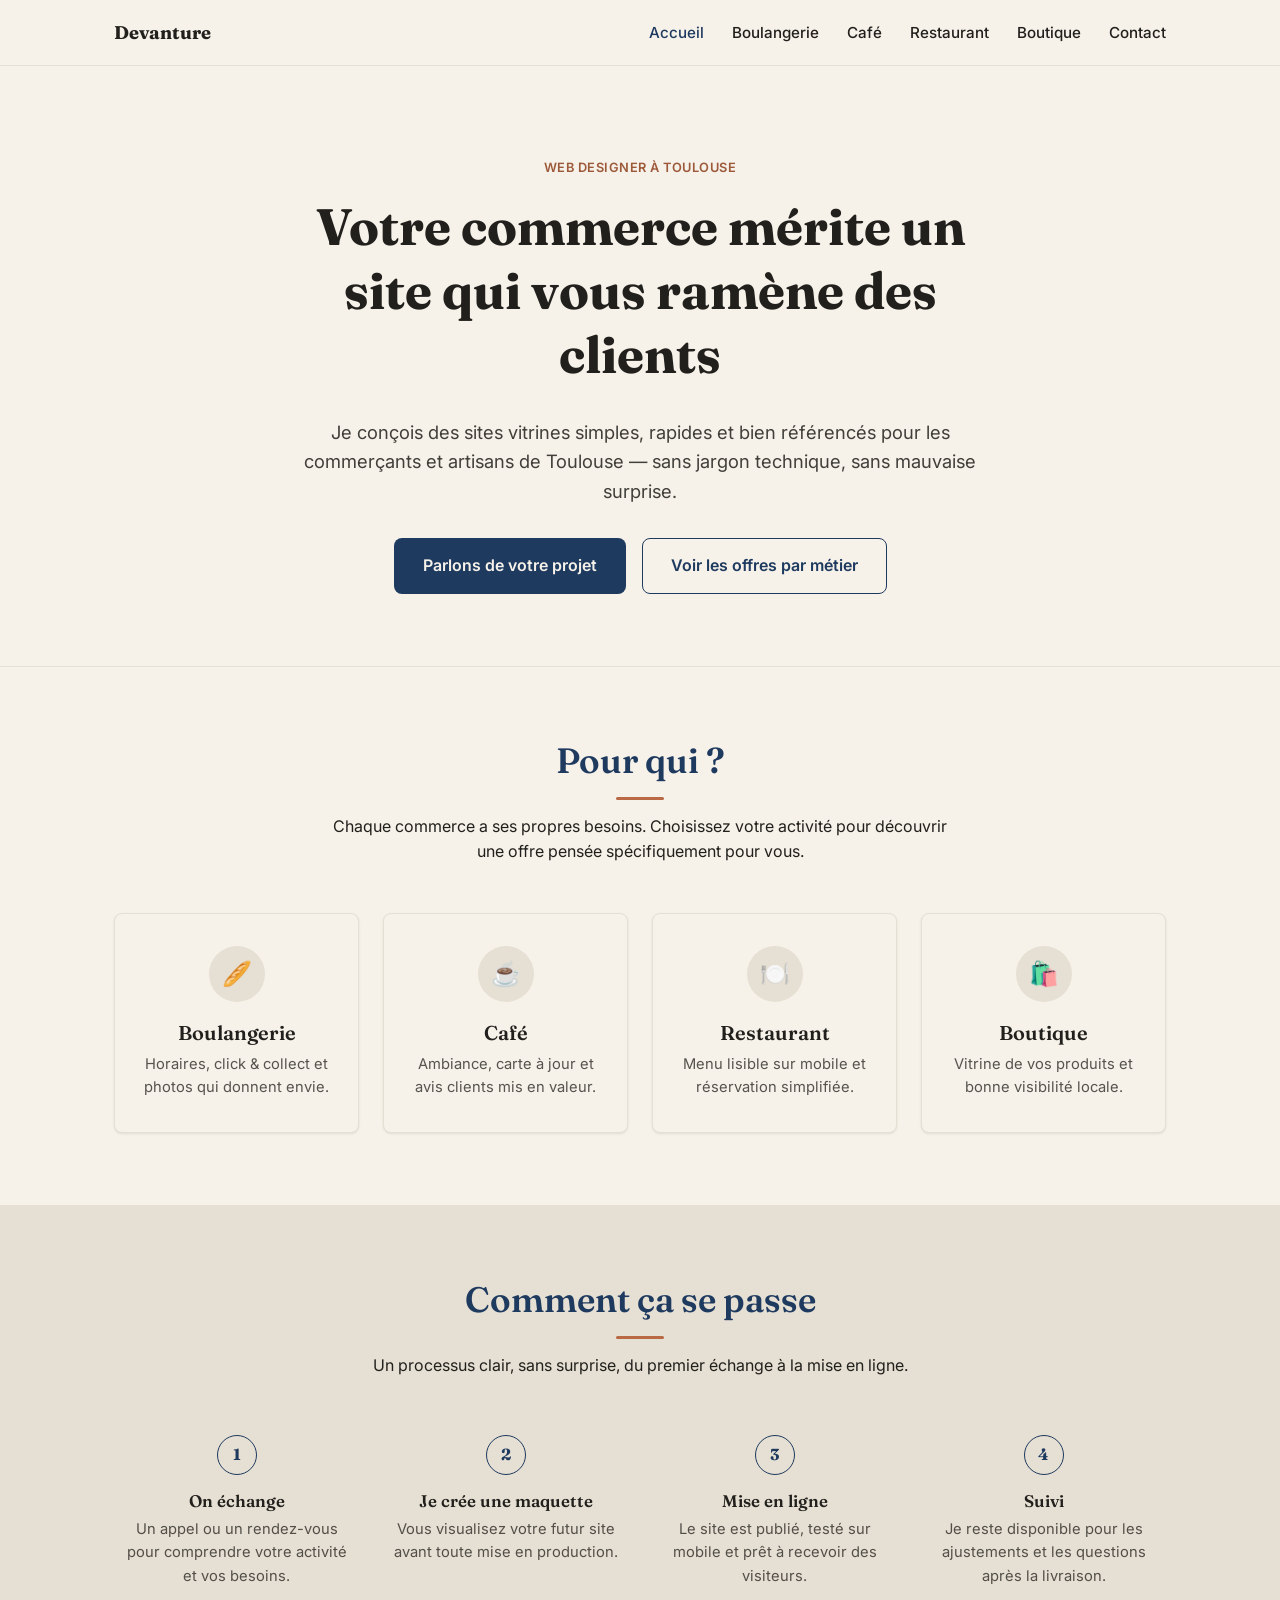
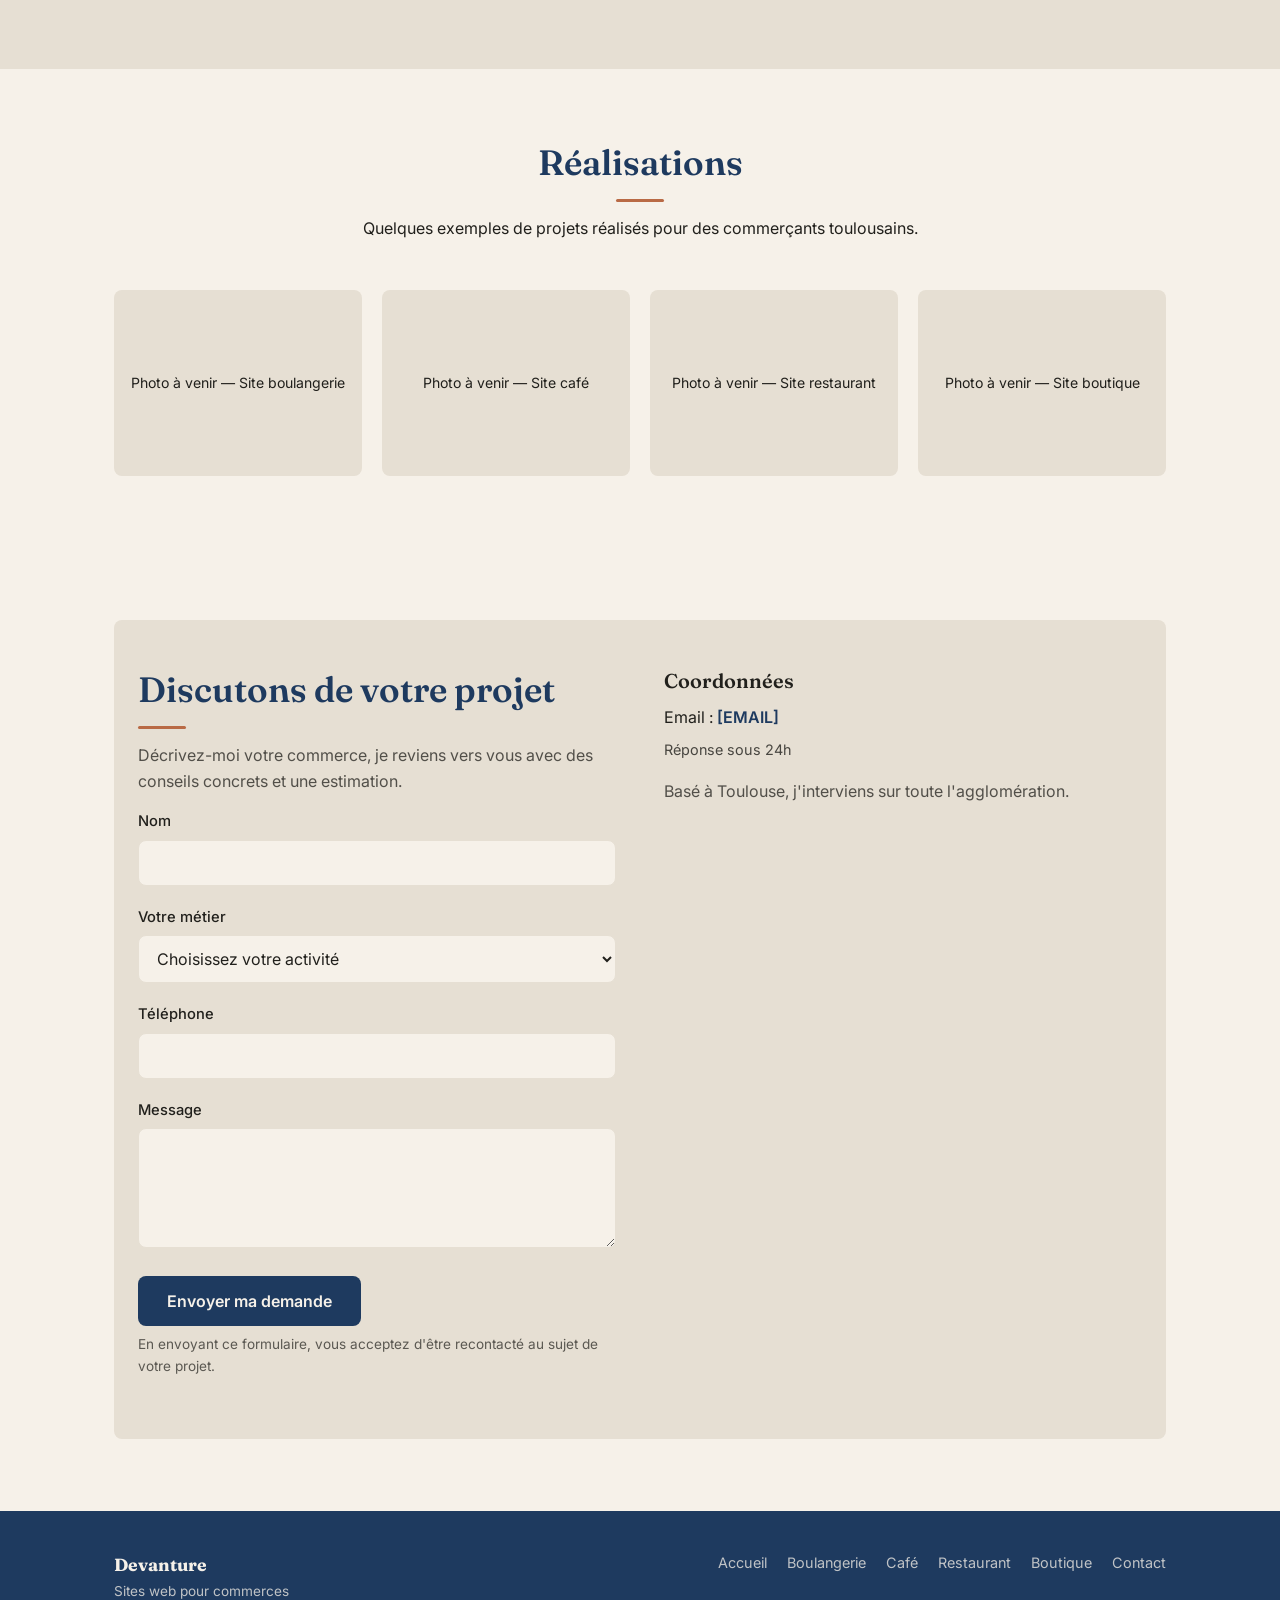
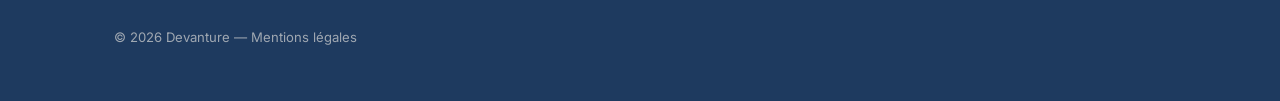
<file: gaspard-derville-portfolio/index.html>
<!DOCTYPE html>
<html lang="fr">
<head>
  <meta charset="UTF-8">
  <meta name="viewport" content="width=device-width, initial-scale=1.0">
  <title>Création de sites web à Toulouse pour commerces de proximité | Devanture — Toulouse</title>
  <meta name="description" content="Web designer indépendant à Toulouse, je crée des sites vitrines pour boulangeries, cafés, restaurants et boutiques qui ramènent de vrais clients.">
  <link rel="canonical" href="https://www.gaspardderville-webdesign.fr/">

  <!-- Open Graph -->
  <meta property="og:type" content="website">
  <meta property="og:title" content="Création de sites web à Toulouse pour commerces de proximité | Devanture — Toulouse">
  <meta property="og:description" content="Web designer indépendant à Toulouse, je crée des sites vitrines pour boulangeries, cafés, restaurants et boutiques qui ramènent de vrais clients.">
  <meta property="og:url" content="https://www.gaspardderville-webdesign.fr/">
  <meta property="og:locale" content="fr_FR">

  <!-- À personnaliser : ajouter un favicon.ico dans ce dossier puis décommenter -->
  <!-- <link rel="icon" href="favicon.ico"> -->

  <!-- Google Fonts : Fraunces (titres) + Inter (texte) -->
  <link rel="preconnect" href="https://fonts.googleapis.com">
  <link rel="preconnect" href="https://fonts.gstatic.com" crossorigin>
  <link href="https://fonts.googleapis.com/css2?family=Fraunces:wght@500;600;700&family=Inter:wght@400;500;600;700&display=swap" rel="stylesheet">

  <link rel="stylesheet" href="styles.css">

  <!-- Données structurées : à personnaliser (nom, téléphone, email, réseaux sociaux) -->
  <script type="application/ld+json">
  {
    "@context": "https://schema.org",
    "@type": "ProfessionalService",
    "name": "Devanture",
    "description": "Création de sites web sur mesure pour commerces de proximité à Toulouse : boulangeries, cafés, restaurants et boutiques.",
    "areaServed": {
      "@type": "City",
      "name": "Toulouse"
    },
    "address": {
      "@type": "PostalAddress",
      "addressLocality": "Toulouse",
      "addressCountry": "FR"
    },
    "url": "https://www.gaspardderville-webdesign.fr/",
    "priceRange": "€€"
  }
  </script>
</head>
<body>

  <header class="site-header">
    <nav class="nav">
      <a href="index.html" class="nav-logo">Devanture</a>
      <button class="nav-toggle" aria-label="Ouvrir le menu" aria-expanded="false">
        <span class="nav-toggle-bar"></span>
        <span class="nav-toggle-bar"></span>
        <span class="nav-toggle-bar"></span>
      </button>
      <ul class="nav-links">
        <li><a href="index.html" class="is-active">Accueil</a></li>
        <li><a href="site-web-boulangerie-toulouse.html">Boulangerie</a></li>
        <li><a href="site-web-cafe-toulouse.html">Café</a></li>
        <li><a href="site-web-restaurant-toulouse.html">Restaurant</a></li>
        <li><a href="site-web-boutique-toulouse.html">Boutique</a></li>
        <li><a href="#contact">Contact</a></li>
      </ul>
    </nav>
  </header>

  <main>

    <!-- Hero -->
    <section class="hero">
      <div class="container">
        <span class="hero-eyebrow">Web designer à Toulouse</span>
        <h1>Votre commerce mérite un site qui vous ramène des clients</h1>
        <p class="hero-subtitle">Je conçois des sites vitrines simples, rapides et bien référencés pour les commerçants et artisans de Toulouse — sans jargon technique, sans mauvaise surprise.</p>
        <div class="hero-actions">
          <a href="#contact" class="btn btn-primary">Parlons de votre projet</a>
          <a href="#pour-qui" class="btn btn-secondary">Voir les offres par métier</a>
        </div>
      </div>
    </section>

    <!-- Pour qui ? -->
    <section id="pour-qui">
      <div class="container">
        <h2 class="section-title fade-in">Pour qui ?</h2>
        <p class="section-intro fade-in">Chaque commerce a ses propres besoins. Choisissez votre activité pour découvrir une offre pensée spécifiquement pour vous.</p>

        <div class="card-grid">
          <a href="site-web-boulangerie-toulouse.html" class="metier-card fade-in">
            <span class="metier-card-icon" aria-hidden="true">🥖</span>
            <h3>Boulangerie</h3>
            <p>Horaires, click &amp; collect et photos qui donnent envie.</p>
          </a>
          <a href="site-web-cafe-toulouse.html" class="metier-card fade-in">
            <span class="metier-card-icon" aria-hidden="true">☕</span>
            <h3>Café</h3>
            <p>Ambiance, carte à jour et avis clients mis en valeur.</p>
          </a>
          <a href="site-web-restaurant-toulouse.html" class="metier-card fade-in">
            <span class="metier-card-icon" aria-hidden="true">🍽️</span>
            <h3>Restaurant</h3>
            <p>Menu lisible sur mobile et réservation simplifiée.</p>
          </a>
          <a href="site-web-boutique-toulouse.html" class="metier-card fade-in">
            <span class="metier-card-icon" aria-hidden="true">🛍️</span>
            <h3>Boutique</h3>
            <p>Vitrine de vos produits et bonne visibilité locale.</p>
          </a>
        </div>
      </div>
    </section>

    <!-- Comment ça se passe -->
    <section class="section-alt">
      <div class="container">
        <h2 class="section-title fade-in">Comment ça se passe</h2>
        <p class="section-intro fade-in">Un processus clair, sans surprise, du premier échange à la mise en ligne.</p>

        <div class="steps">
          <div class="step fade-in">
            <span class="step-number">1</span>
            <h3>On échange</h3>
            <p>Un appel ou un rendez-vous pour comprendre votre activité et vos besoins.</p>
          </div>
          <div class="step fade-in">
            <span class="step-number">2</span>
            <h3>Je crée une maquette</h3>
            <p>Vous visualisez votre futur site avant toute mise en production.</p>
          </div>
          <div class="step fade-in">
            <span class="step-number">3</span>
            <h3>Mise en ligne</h3>
            <p>Le site est publié, testé sur mobile et prêt à recevoir des visiteurs.</p>
          </div>
          <div class="step fade-in">
            <span class="step-number">4</span>
            <h3>Suivi</h3>
            <p>Je reste disponible pour les ajustements et les questions après la livraison.</p>
          </div>
        </div>
      </div>
    </section>

    <!-- Réalisations -->
    <section>
      <div class="container">
        <h2 class="section-title fade-in">Réalisations</h2>
        <p class="section-intro fade-in">Quelques exemples de projets réalisés pour des commerçants toulousains.</p>

        <div class="gallery-grid">
          <div class="placeholder-img fade-in">Photo à venir — Site boulangerie</div>
          <div class="placeholder-img fade-in">Photo à venir — Site café</div>
          <div class="placeholder-img fade-in">Photo à venir — Site restaurant</div>
          <div class="placeholder-img fade-in">Photo à venir — Site boutique</div>
        </div>
      </div>
    </section>

    <!-- Contact -->
    <section id="contact">
      <div class="container">
        <div class="contact-section">
          <div class="container">
            <div class="contact-grid" style="padding: 48px 0;">
              <div>
                <h2 class="section-title" style="text-align:left;">Discutons de votre projet</h2>
                <p class="muted">Décrivez-moi votre commerce, je reviens vers vous avec des conseils concrets et une estimation.</p>

                <!--
                  Formulaire sans backend pour l'instant.
                  Pour le rendre fonctionnel : créer un formulaire sur https://formspree.io
                  puis remplacer l'attribut action par l'URL fournie, ex :
                  action="https://formspree.io/f/VOTRE_ID" method="POST"
                -->
                <form action="" method="POST">
                  <div class="form-group">
                    <label for="nom">Nom</label>
                    <input type="text" id="nom" name="nom" required>
                  </div>
                  <div class="form-group">
                    <label for="metier">Votre métier</label>
                    <select id="metier" name="metier" required>
                      <option value="">Choisissez votre activité</option>
                      <option value="boulangerie">Boulangerie</option>
                      <option value="cafe">Café</option>
                      <option value="restaurant">Restaurant</option>
                      <option value="boutique">Boutique</option>
                      <option value="autre">Autre</option>
                    </select>
                  </div>
                  <div class="form-group">
                    <label for="telephone">Téléphone</label>
                    <input type="tel" id="telephone" name="telephone">
                  </div>
                  <div class="form-group">
                    <label for="message">Message</label>
                    <textarea id="message" name="message" required></textarea>
                  </div>
                  <button type="submit" class="btn btn-primary">Envoyer ma demande</button>
                  <p class="form-note">En envoyant ce formulaire, vous acceptez d'être recontacté au sujet de votre projet.</p>
                </form>
              </div>

              <div class="contact-info">
                <h3>Coordonnées</h3>
                <p>
                  Email : <a href="mailto:[EMAIL]">[EMAIL]</a><br>
                  <span class="contact-reply-note">Réponse sous 24h</span>
                </p>
                <p class="muted">Basé à Toulouse, j'interviens sur toute l'agglomération.</p>
              </div>
            </div>
          </div>
        </div>
      </div>
    </section>

  </main>

  <footer class="site-footer">
    <div class="container">
      <div class="footer-grid">
        <div>
          <span class="footer-brand">Devanture</span>
          <span class="footer-tagline">Sites web pour commerces</span>
        </div>
        <ul class="footer-links">
          <li><a href="index.html">Accueil</a></li>
          <li><a href="site-web-boulangerie-toulouse.html">Boulangerie</a></li>
          <li><a href="site-web-cafe-toulouse.html">Café</a></li>
          <li><a href="site-web-restaurant-toulouse.html">Restaurant</a></li>
          <li><a href="site-web-boutique-toulouse.html">Boutique</a></li>
          <li><a href="#contact">Contact</a></li>
        </ul>
      </div>
      <p class="footer-bottom">© <span id="current-year"></span> Devanture — <a href="[MENTIONS LEGALES]">Mentions légales</a></p>
    </div>
  </footer>

  <script src="script.js"></script>
</body>
</html>
</file>
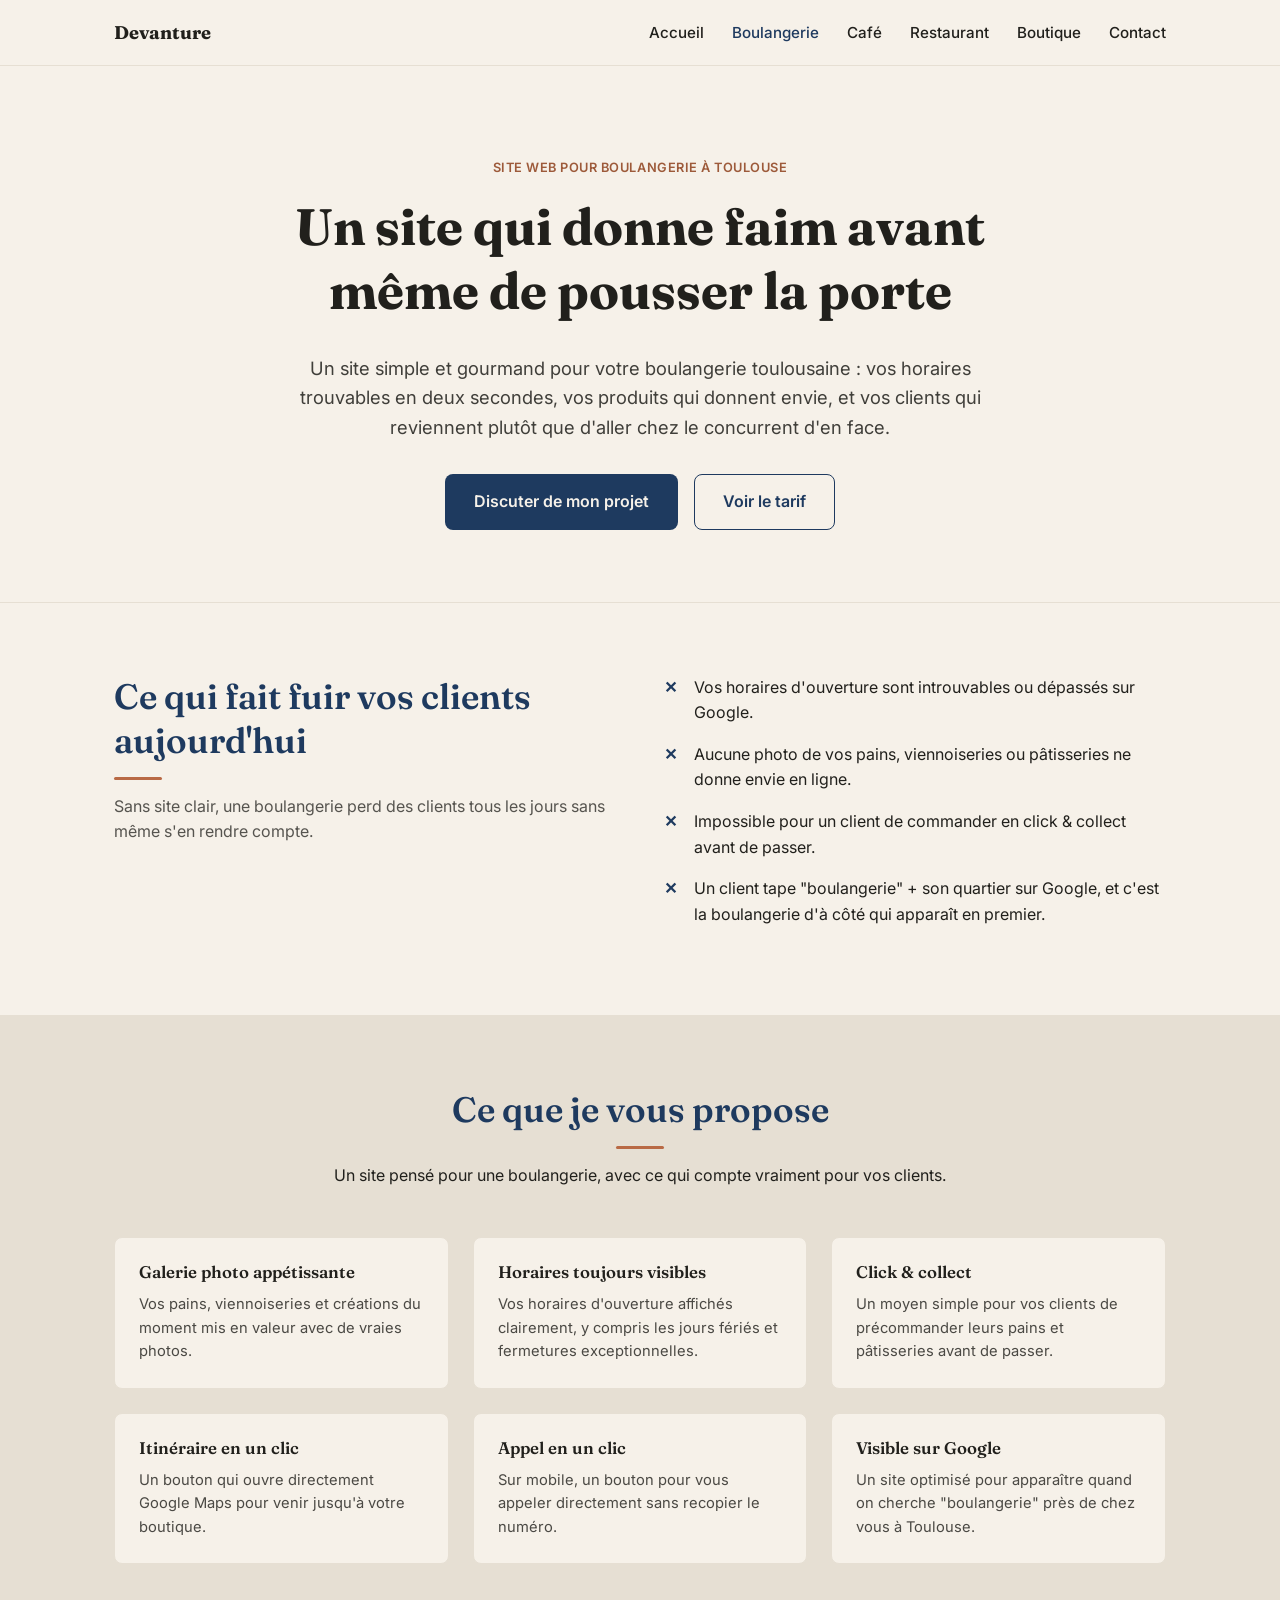
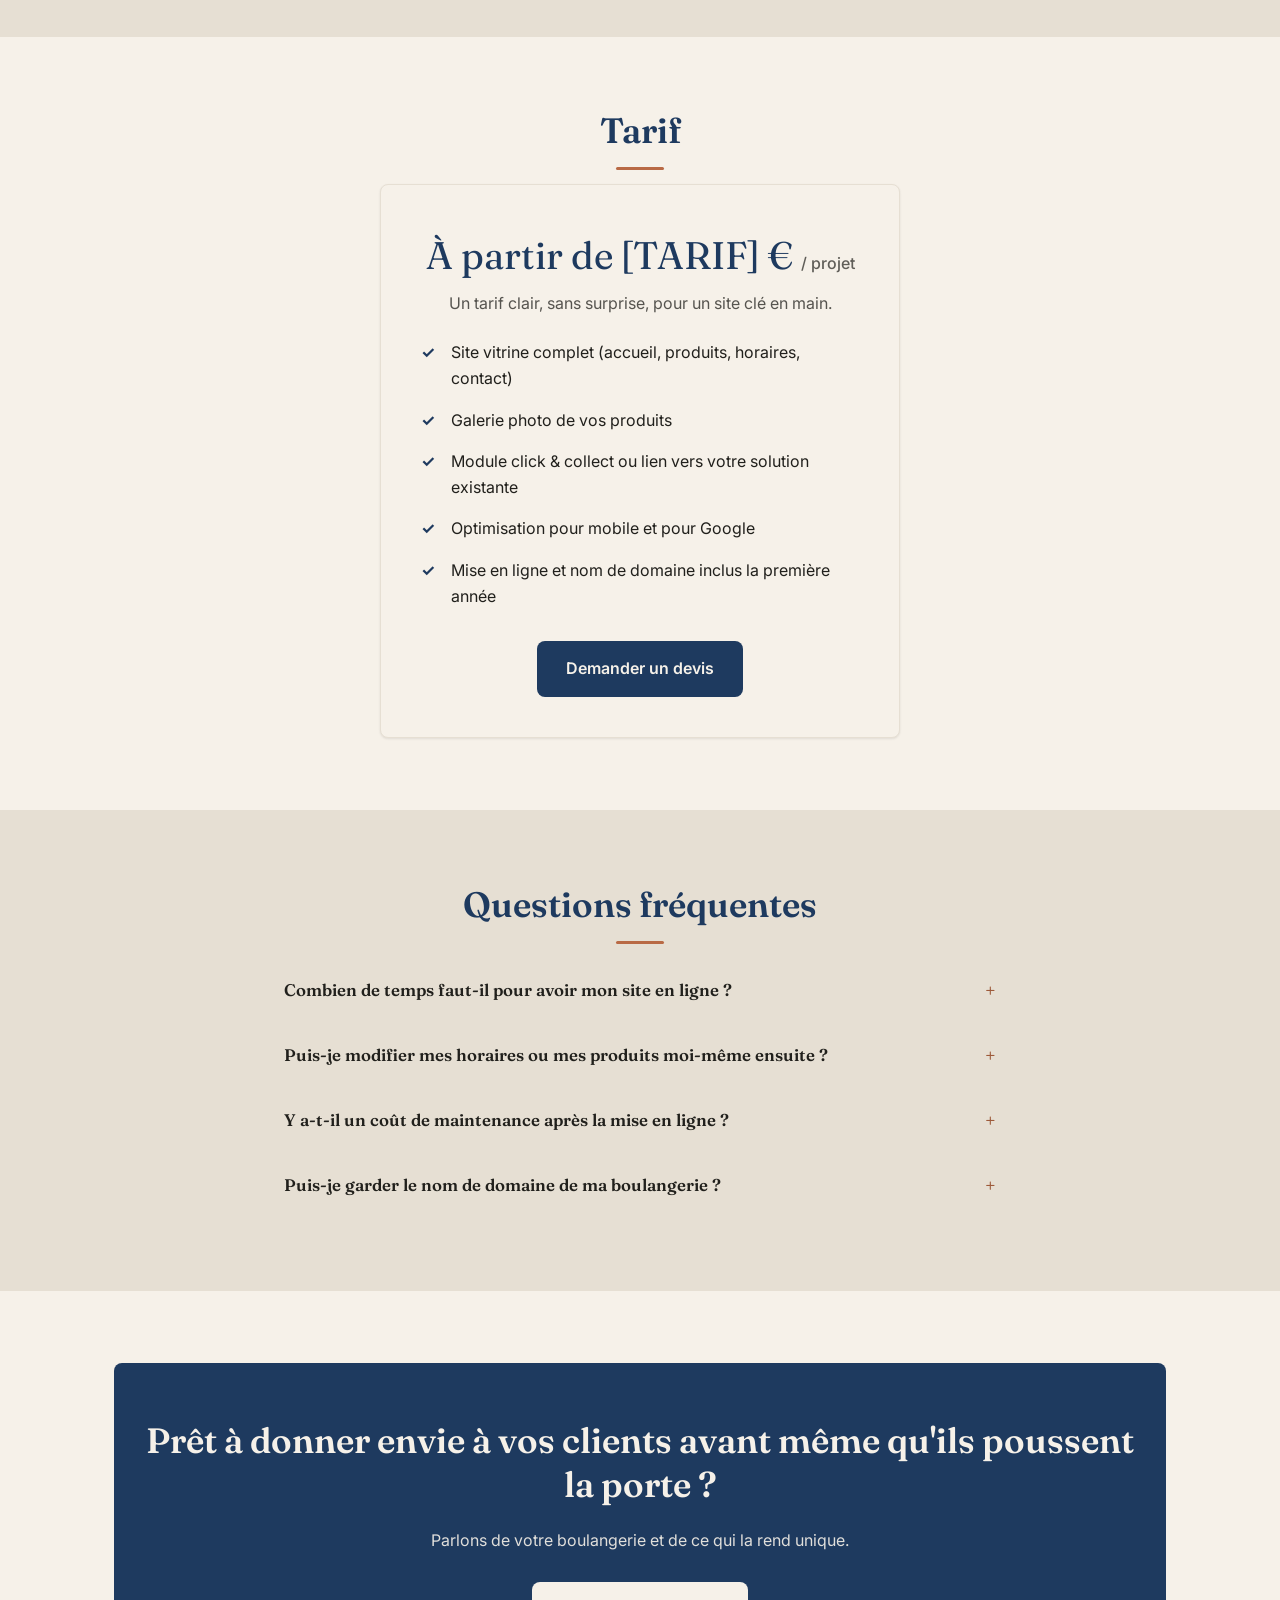
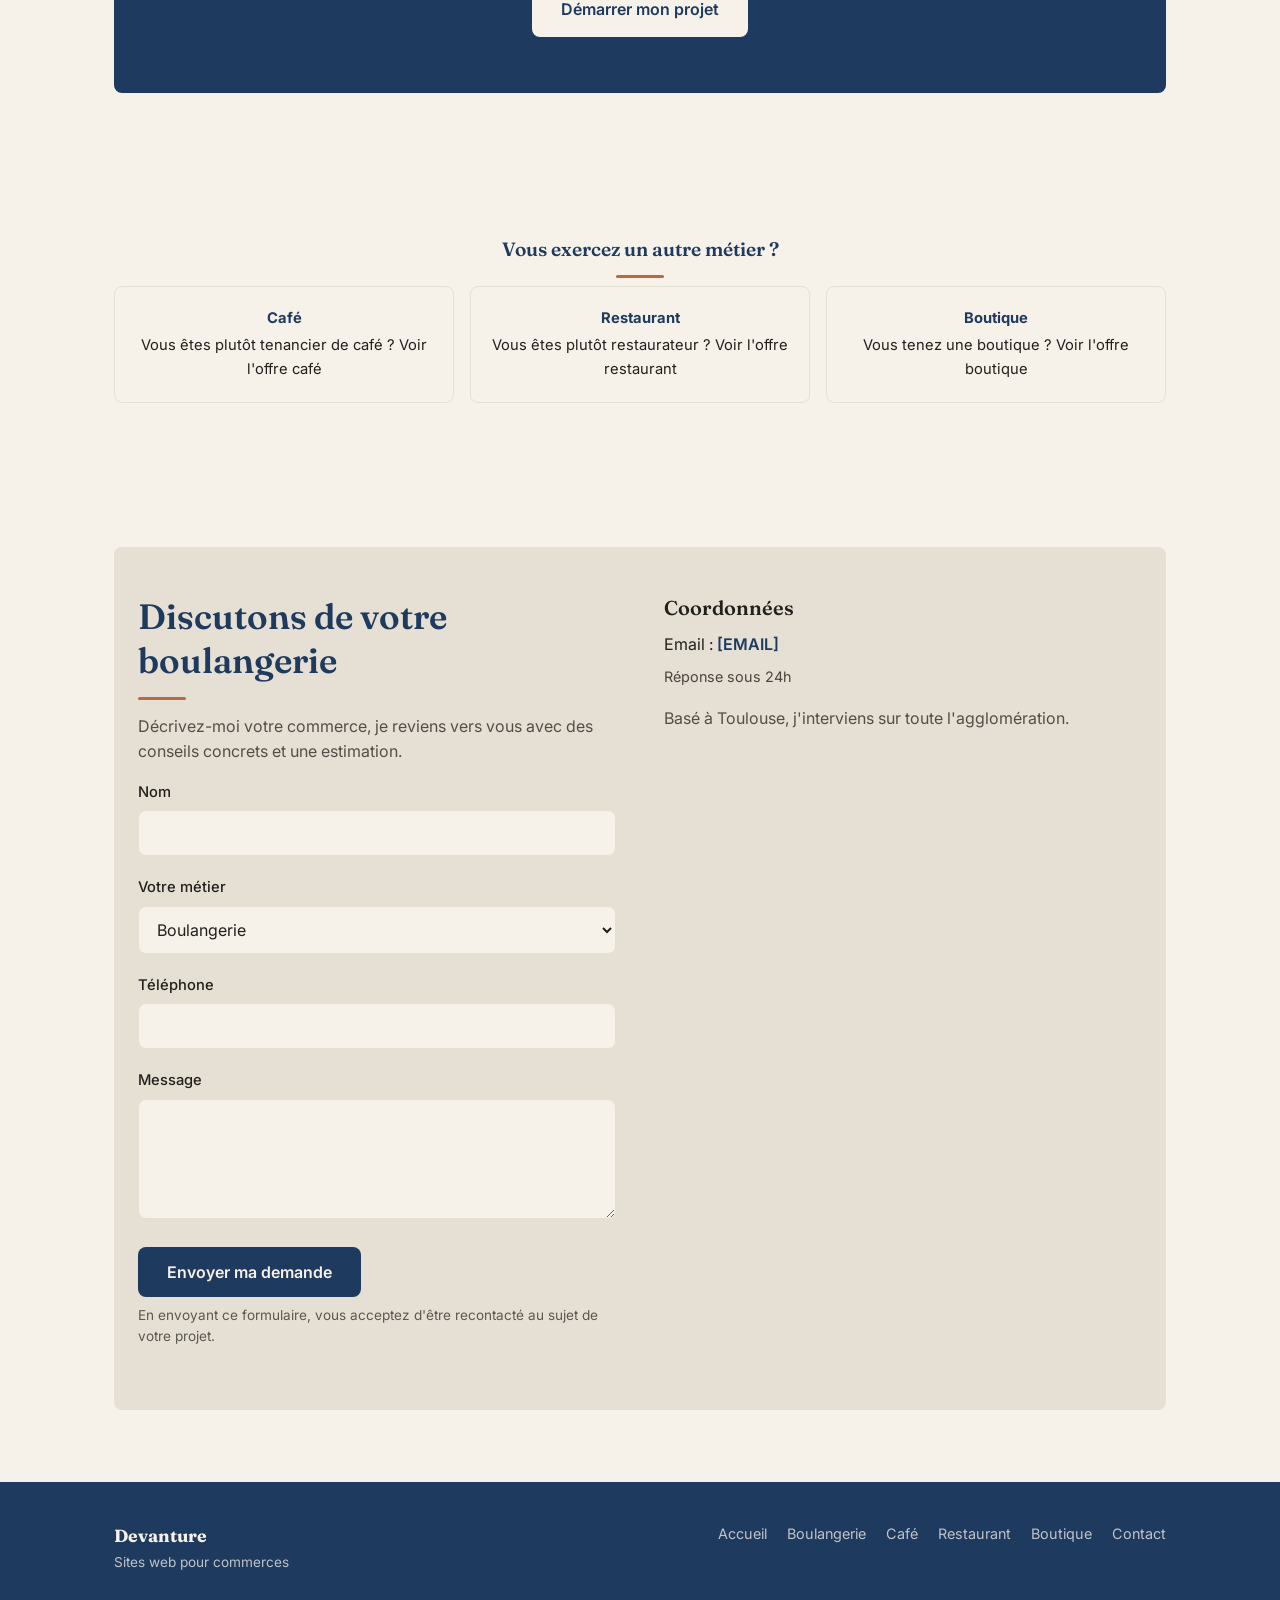
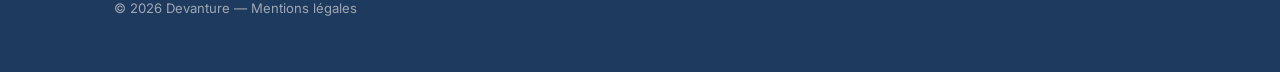
<file: gaspard-derville-portfolio/site-web-boulangerie-toulouse.html>
<!DOCTYPE html>
<html lang="fr">
<head>
  <meta charset="UTF-8">
  <meta name="viewport" content="width=device-width, initial-scale=1.0">
  <title>Création site web boulangerie à Toulouse | Devanture — Toulouse</title>
  <meta name="description" content="Site vitrine pour boulangerie à Toulouse : horaires visibles, click & collect, photos qui donnent faim. Web designer local, tarifs clairs.">
  <link rel="canonical" href="https://www.gaspardderville-webdesign.fr/site-web-boulangerie-toulouse.html">

  <meta property="og:type" content="website">
  <meta property="og:title" content="Création site web boulangerie à Toulouse | Devanture — Toulouse">
  <meta property="og:description" content="Site vitrine pour boulangerie à Toulouse : horaires visibles, click & collect, photos qui donnent faim.">
  <meta property="og:url" content="https://www.gaspardderville-webdesign.fr/site-web-boulangerie-toulouse.html">
  <meta property="og:locale" content="fr_FR">

  <!-- À personnaliser : ajouter un favicon.ico dans ce dossier puis décommenter -->
  <!-- <link rel="icon" href="favicon.ico"> -->

  <link rel="preconnect" href="https://fonts.googleapis.com">
  <link rel="preconnect" href="https://fonts.gstatic.com" crossorigin>
  <link href="https://fonts.googleapis.com/css2?family=Fraunces:wght@500;600;700&family=Inter:wght@400;500;600;700&display=swap" rel="stylesheet">

  <link rel="stylesheet" href="styles.css">

  <!-- Données structurées : à personnaliser (téléphone, email, réseaux sociaux) -->
  <script type="application/ld+json">
  {
    "@context": "https://schema.org",
    "@type": "ProfessionalService",
    "name": "Devanture",
    "description": "Création de sites web pour boulangeries à Toulouse : mise en valeur des produits, horaires, click & collect.",
    "serviceType": "Création de site web pour boulangerie",
    "areaServed": {
      "@type": "City",
      "name": "Toulouse"
    },
    "address": {
      "@type": "PostalAddress",
      "addressLocality": "Toulouse",
      "addressCountry": "FR"
    },
    "url": "https://www.gaspardderville-webdesign.fr/site-web-boulangerie-toulouse.html",
    "priceRange": "€€"
  }
  </script>
</head>
<body>

  <header class="site-header">
    <nav class="nav">
      <a href="index.html" class="nav-logo">Devanture</a>
      <button class="nav-toggle" aria-label="Ouvrir le menu" aria-expanded="false">
        <span class="nav-toggle-bar"></span>
        <span class="nav-toggle-bar"></span>
        <span class="nav-toggle-bar"></span>
      </button>
      <ul class="nav-links">
        <li><a href="index.html">Accueil</a></li>
        <li><a href="site-web-boulangerie-toulouse.html" class="is-active">Boulangerie</a></li>
        <li><a href="site-web-cafe-toulouse.html">Café</a></li>
        <li><a href="site-web-restaurant-toulouse.html">Restaurant</a></li>
        <li><a href="site-web-boutique-toulouse.html">Boutique</a></li>
        <li><a href="#contact">Contact</a></li>
      </ul>
    </nav>
  </header>

  <main>

    <!-- Hero -->
    <section class="hero">
      <div class="container">
        <span class="hero-eyebrow">Site web pour boulangerie à Toulouse</span>
        <h1>Un site qui donne faim avant même de pousser la porte</h1>
        <p class="hero-subtitle">Un site simple et gourmand pour votre boulangerie toulousaine : vos horaires trouvables en deux secondes, vos produits qui donnent envie, et vos clients qui reviennent plutôt que d'aller chez le concurrent d'en face.</p>
        <div class="hero-actions">
          <a href="#contact" class="btn btn-primary">Discuter de mon projet</a>
          <a href="#tarif" class="btn btn-secondary">Voir le tarif</a>
        </div>
      </div>
    </section>

    <!-- Problèmes -->
    <section>
      <div class="container">
        <div class="two-col">
          <div class="fade-in">
            <h2 class="section-title" style="text-align:left;">Ce qui fait fuir vos clients aujourd'hui</h2>
            <p class="muted">Sans site clair, une boulangerie perd des clients tous les jours sans même s'en rendre compte.</p>
          </div>
          <ul class="problem-list fade-in">
            <li>Vos horaires d'ouverture sont introuvables ou dépassés sur Google.</li>
            <li>Aucune photo de vos pains, viennoiseries ou pâtisseries ne donne envie en ligne.</li>
            <li>Impossible pour un client de commander en click &amp; collect avant de passer.</li>
            <li>Un client tape "boulangerie" + son quartier sur Google, et c'est la boulangerie d'à côté qui apparaît en premier.</li>
          </ul>
        </div>
      </div>
    </section>

    <!-- Ce que je propose -->
    <section class="section-alt">
      <div class="container">
        <h2 class="section-title fade-in">Ce que je vous propose</h2>
        <p class="section-intro fade-in">Un site pensé pour une boulangerie, avec ce qui compte vraiment pour vos clients.</p>

        <div class="feature-grid">
          <div class="feature-card fade-in">
            <h3>Galerie photo appétissante</h3>
            <p>Vos pains, viennoiseries et créations du moment mis en valeur avec de vraies photos.</p>
          </div>
          <div class="feature-card fade-in">
            <h3>Horaires toujours visibles</h3>
            <p>Vos horaires d'ouverture affichés clairement, y compris les jours fériés et fermetures exceptionnelles.</p>
          </div>
          <div class="feature-card fade-in">
            <h3>Click &amp; collect</h3>
            <p>Un moyen simple pour vos clients de précommander leurs pains et pâtisseries avant de passer.</p>
          </div>
          <div class="feature-card fade-in">
            <h3>Itinéraire en un clic</h3>
            <p>Un bouton qui ouvre directement Google Maps pour venir jusqu'à votre boutique.</p>
          </div>
          <div class="feature-card fade-in">
            <h3>Appel en un clic</h3>
            <p>Sur mobile, un bouton pour vous appeler directement sans recopier le numéro.</p>
          </div>
          <div class="feature-card fade-in">
            <h3>Visible sur Google</h3>
            <p>Un site optimisé pour apparaître quand on cherche "boulangerie" près de chez vous à Toulouse.</p>
          </div>
        </div>
      </div>
    </section>

    <!-- Tarif -->
    <section id="tarif">
      <div class="container">
        <h2 class="section-title fade-in">Tarif</h2>
        <div class="pricing-card fade-in">
          <p class="pricing-amount">À partir de [TARIF] € <span>/ projet</span></p>
          <p class="muted">Un tarif clair, sans surprise, pour un site clé en main.</p>
          <ul class="check-list">
            <li>Site vitrine complet (accueil, produits, horaires, contact)</li>
            <li>Galerie photo de vos produits</li>
            <li>Module click &amp; collect ou lien vers votre solution existante</li>
            <li>Optimisation pour mobile et pour Google</li>
            <li>Mise en ligne et nom de domaine inclus la première année</li>
          </ul>
          <a href="#contact" class="btn btn-primary">Demander un devis</a>
        </div>
      </div>
    </section>

    <!-- FAQ -->
    <section class="section-alt">
      <div class="container" style="max-width: 760px;">
        <h2 class="section-title fade-in">Questions fréquentes</h2>

        <div class="faq-list fade-in">
          <div class="faq-item">
            <button class="faq-question" aria-expanded="false">
              <span>Combien de temps faut-il pour avoir mon site en ligne ?</span>
              <span class="faq-icon">+</span>
            </button>
            <div class="faq-answer">
              <p>Comptez en général deux à trois semaines entre notre premier échange et la mise en ligne, selon la disponibilité de vos photos et textes.</p>
            </div>
          </div>
          <div class="faq-item">
            <button class="faq-question" aria-expanded="false">
              <span>Puis-je modifier mes horaires ou mes produits moi-même ensuite ?</span>
              <span class="faq-icon">+</span>
            </button>
            <div class="faq-answer">
              <p>Oui, je vous montre comment faire les petites modifications vous-même, et je reste disponible pour les changements plus importants.</p>
            </div>
          </div>
          <div class="faq-item">
            <button class="faq-question" aria-expanded="false">
              <span>Y a-t-il un coût de maintenance après la mise en ligne ?</span>
              <span class="faq-icon">+</span>
            </button>
            <div class="faq-answer">
              <p>Le nom de domaine et l'hébergement sont inclus la première année. Ensuite, un forfait annuel simple couvre leur renouvellement.</p>
            </div>
          </div>
          <div class="faq-item">
            <button class="faq-question" aria-expanded="false">
              <span>Puis-je garder le nom de domaine de ma boulangerie ?</span>
              <span class="faq-icon">+</span>
            </button>
            <div class="faq-answer">
              <p>Le nom de domaine est enregistré à votre nom : vous en restez propriétaire, quoi qu'il arrive.</p>
            </div>
          </div>
        </div>
      </div>
    </section>

    <!-- CTA final -->
    <section>
      <div class="container">
        <div class="cta-band fade-in">
          <h2>Prêt à donner envie à vos clients avant même qu'ils poussent la porte ?</h2>
          <p>Parlons de votre boulangerie et de ce qui la rend unique.</p>
          <a href="#contact" class="btn btn-primary">Démarrer mon projet</a>
        </div>
      </div>
    </section>

    <!-- Maillage interne -->
    <section>
      <div class="container">
        <h2 class="section-title fade-in" style="font-size:1.2rem;">Vous exercez un autre métier ?</h2>
        <div class="cross-links fade-in">
          <a href="site-web-cafe-toulouse.html" class="cross-link-card">
            <strong>Café</strong>
            Vous êtes plutôt tenancier de café ? Voir l'offre café
          </a>
          <a href="site-web-restaurant-toulouse.html" class="cross-link-card">
            <strong>Restaurant</strong>
            Vous êtes plutôt restaurateur ? Voir l'offre restaurant
          </a>
          <a href="site-web-boutique-toulouse.html" class="cross-link-card">
            <strong>Boutique</strong>
            Vous tenez une boutique ? Voir l'offre boutique
          </a>
        </div>
      </div>
    </section>

    <!-- Contact -->
    <section id="contact">
      <div class="container">
        <div class="contact-section">
          <div class="container">
            <div class="contact-grid" style="padding: 48px 0;">
              <div>
                <h2 class="section-title" style="text-align:left;">Discutons de votre boulangerie</h2>
                <p class="muted">Décrivez-moi votre commerce, je reviens vers vous avec des conseils concrets et une estimation.</p>

                <!--
                  Formulaire sans backend pour l'instant.
                  Pour le rendre fonctionnel : créer un formulaire sur https://formspree.io
                  puis remplacer l'attribut action par l'URL fournie, ex :
                  action="https://formspree.io/f/VOTRE_ID" method="POST"
                -->
                <form action="" method="POST">
                  <div class="form-group">
                    <label for="nom">Nom</label>
                    <input type="text" id="nom" name="nom" required>
                  </div>
                  <div class="form-group">
                    <label for="metier">Votre métier</label>
                    <select id="metier" name="metier" required>
                      <option value="boulangerie" selected>Boulangerie</option>
                      <option value="cafe">Café</option>
                      <option value="restaurant">Restaurant</option>
                      <option value="boutique">Boutique</option>
                      <option value="autre">Autre</option>
                    </select>
                  </div>
                  <div class="form-group">
                    <label for="telephone">Téléphone</label>
                    <input type="tel" id="telephone" name="telephone">
                  </div>
                  <div class="form-group">
                    <label for="message">Message</label>
                    <textarea id="message" name="message" required></textarea>
                  </div>
                  <button type="submit" class="btn btn-primary">Envoyer ma demande</button>
                  <p class="form-note">En envoyant ce formulaire, vous acceptez d'être recontacté au sujet de votre projet.</p>
                </form>
              </div>

              <div class="contact-info">
                <h3>Coordonnées</h3>
                <p>
                  Email : <a href="mailto:[EMAIL]">[EMAIL]</a><br>
                  <span class="contact-reply-note">Réponse sous 24h</span>
                </p>
                <p class="muted">Basé à Toulouse, j'interviens sur toute l'agglomération.</p>
              </div>
            </div>
          </div>
        </div>
      </div>
    </section>

  </main>

  <footer class="site-footer">
    <div class="container">
      <div class="footer-grid">
        <div>
          <span class="footer-brand">Devanture</span>
          <span class="footer-tagline">Sites web pour commerces</span>
        </div>
        <ul class="footer-links">
          <li><a href="index.html">Accueil</a></li>
          <li><a href="site-web-boulangerie-toulouse.html">Boulangerie</a></li>
          <li><a href="site-web-cafe-toulouse.html">Café</a></li>
          <li><a href="site-web-restaurant-toulouse.html">Restaurant</a></li>
          <li><a href="site-web-boutique-toulouse.html">Boutique</a></li>
          <li><a href="#contact">Contact</a></li>
        </ul>
      </div>
      <p class="footer-bottom">© <span id="current-year"></span> Devanture — <a href="[MENTIONS LEGALES]">Mentions légales</a></p>
    </div>
  </footer>

  <script src="script.js"></script>
</body>
</html>
</file>
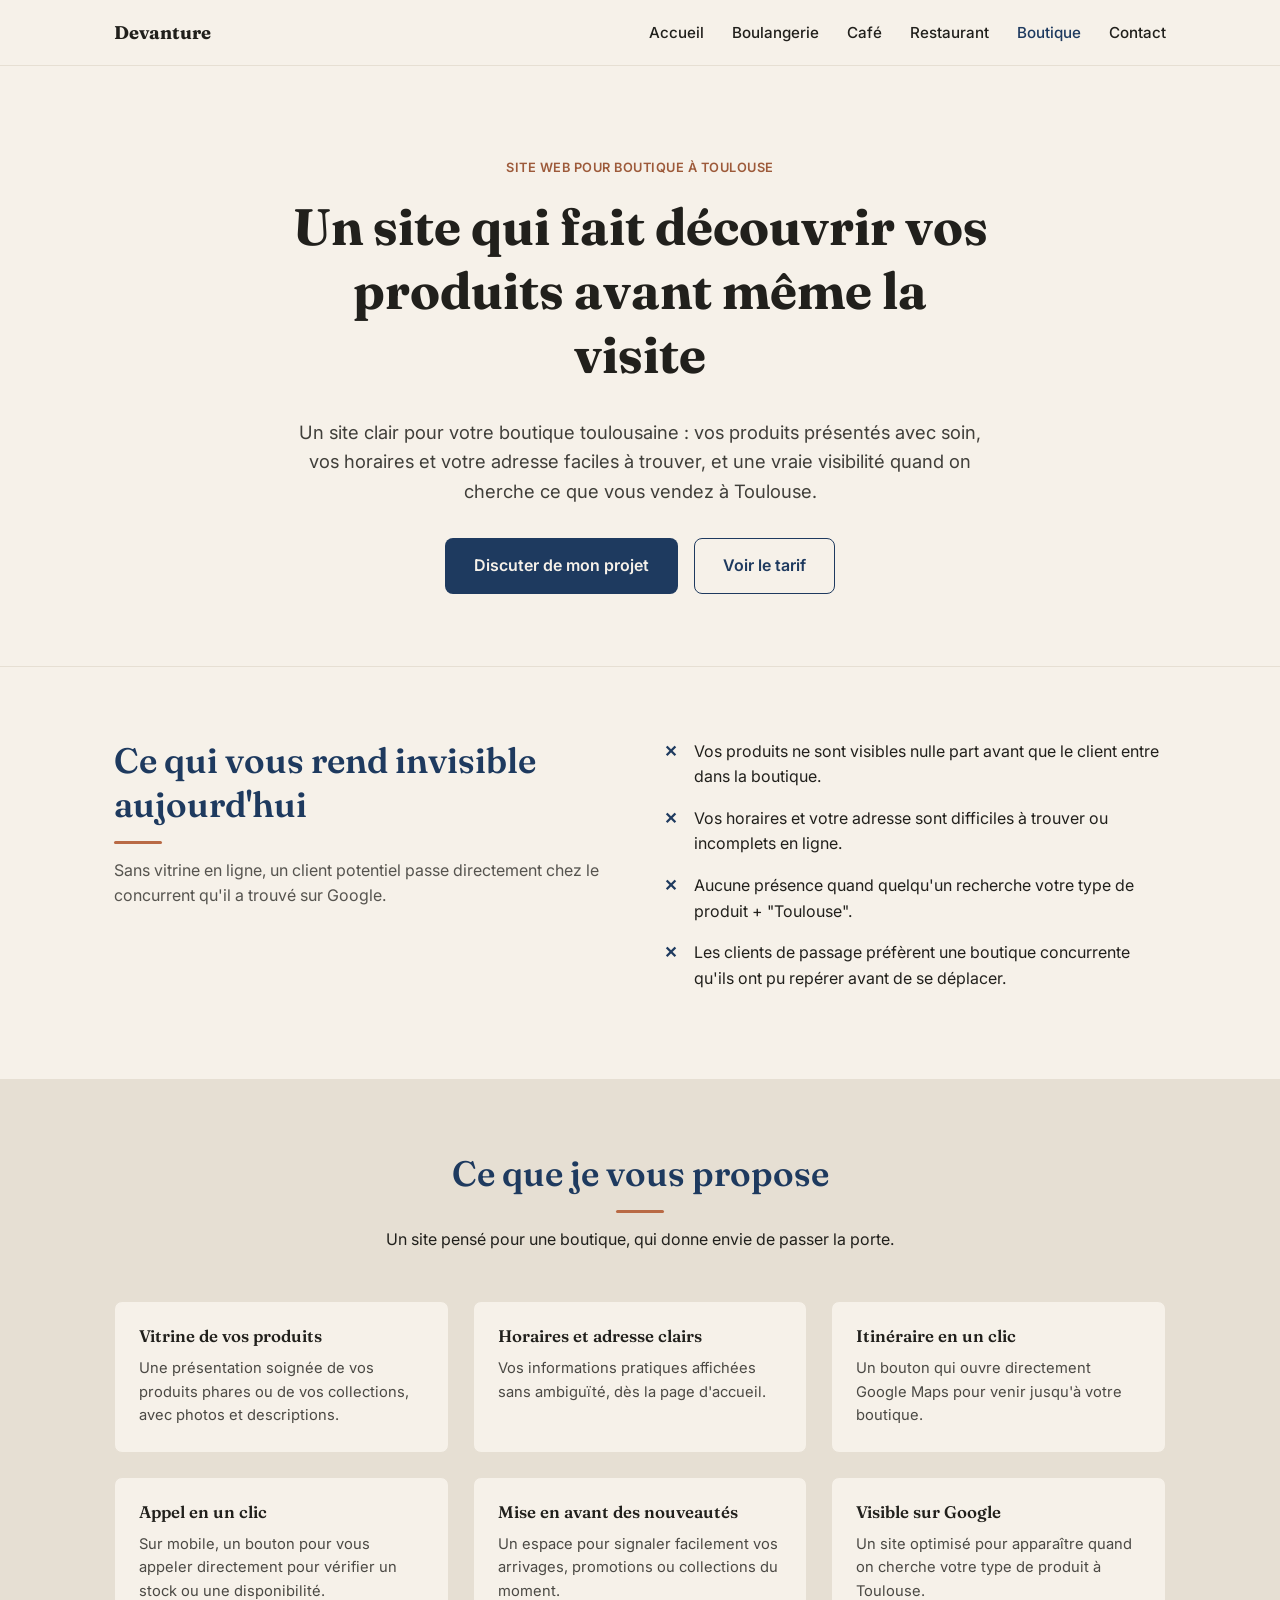
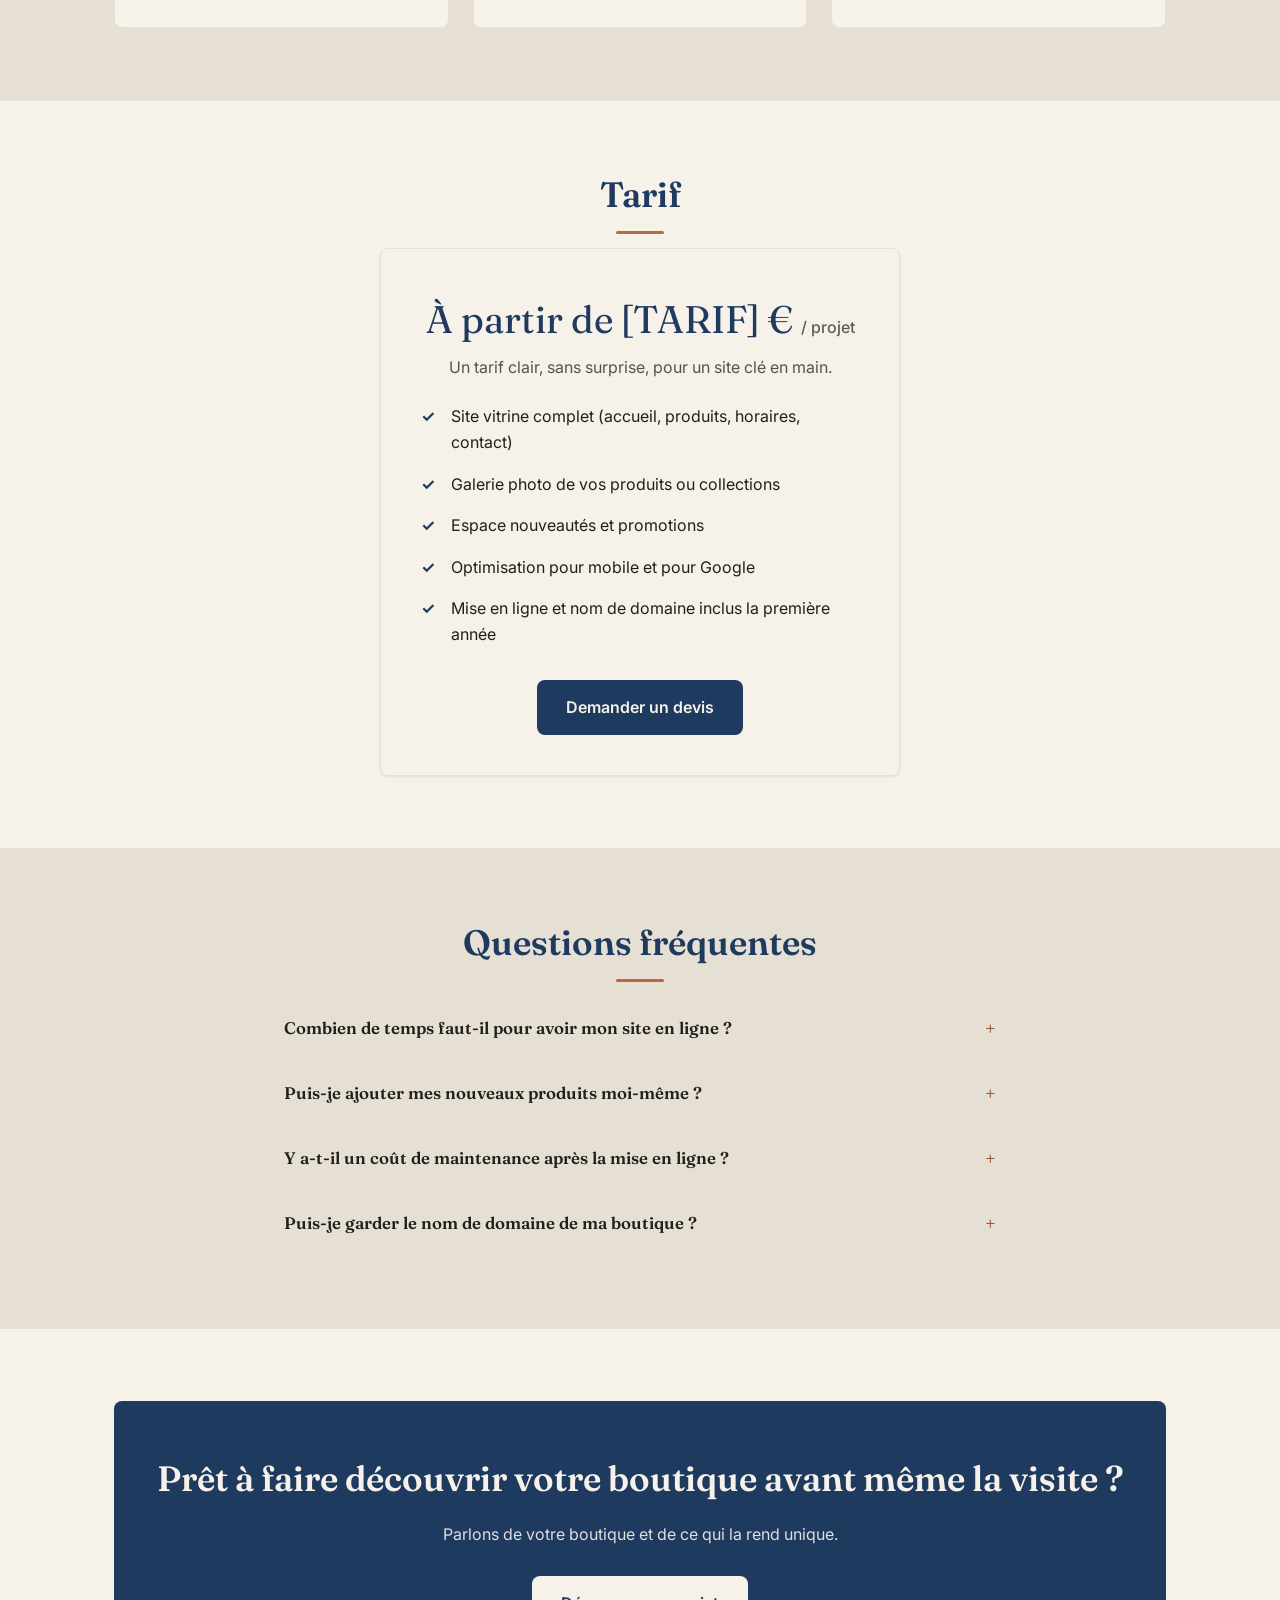
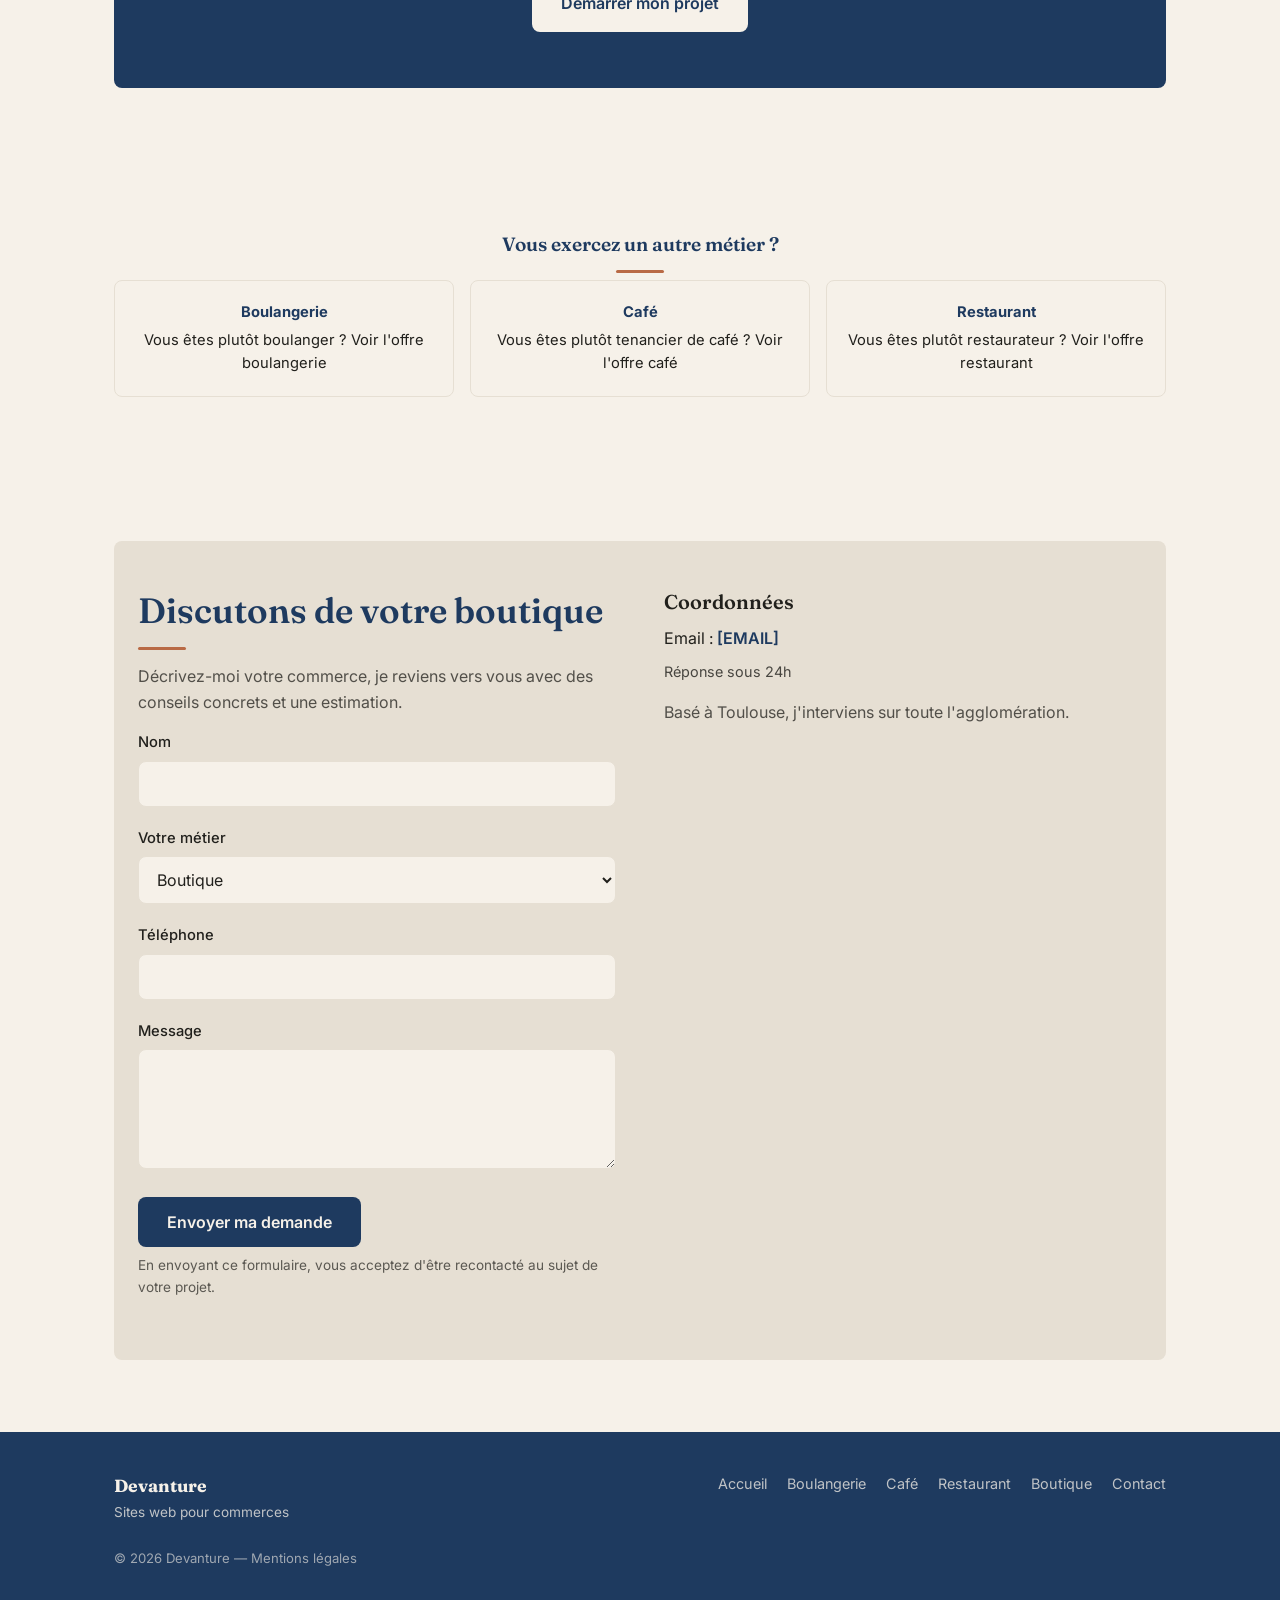
<file: gaspard-derville-portfolio/site-web-boutique-toulouse.html>
<!DOCTYPE html>
<html lang="fr">
<head>
  <meta charset="UTF-8">
  <meta name="viewport" content="width=device-width, initial-scale=1.0">
  <title>Création site web boutique à Toulouse | Devanture — Toulouse</title>
  <meta name="description" content="Site vitrine pour boutique à Toulouse : produits mis en valeur, horaires et adresse clairs, meilleure visibilité locale. Tarifs clairs.">
  <link rel="canonical" href="https://www.gaspardderville-webdesign.fr/site-web-boutique-toulouse.html">

  <meta property="og:type" content="website">
  <meta property="og:title" content="Création site web boutique à Toulouse | Devanture — Toulouse">
  <meta property="og:description" content="Site vitrine pour boutique à Toulouse : produits mis en valeur, horaires et adresse clairs, meilleure visibilité locale.">
  <meta property="og:url" content="https://www.gaspardderville-webdesign.fr/site-web-boutique-toulouse.html">
  <meta property="og:locale" content="fr_FR">

  <!-- À personnaliser : ajouter un favicon.ico dans ce dossier puis décommenter -->
  <!-- <link rel="icon" href="favicon.ico"> -->

  <link rel="preconnect" href="https://fonts.googleapis.com">
  <link rel="preconnect" href="https://fonts.gstatic.com" crossorigin>
  <link href="https://fonts.googleapis.com/css2?family=Fraunces:wght@500;600;700&family=Inter:wght@400;500;600;700&display=swap" rel="stylesheet">

  <link rel="stylesheet" href="styles.css">

  <!-- Données structurées : à personnaliser (téléphone, email, réseaux sociaux) -->
  <script type="application/ld+json">
  {
    "@context": "https://schema.org",
    "@type": "ProfessionalService",
    "name": "Devanture",
    "description": "Création de sites web pour boutiques à Toulouse : mise en valeur des produits, horaires, localisation, visibilité locale.",
    "serviceType": "Création de site web pour boutique",
    "areaServed": {
      "@type": "City",
      "name": "Toulouse"
    },
    "address": {
      "@type": "PostalAddress",
      "addressLocality": "Toulouse",
      "addressCountry": "FR"
    },
    "url": "https://www.gaspardderville-webdesign.fr/site-web-boutique-toulouse.html",
    "priceRange": "€€"
  }
  </script>
</head>
<body>

  <header class="site-header">
    <nav class="nav">
      <a href="index.html" class="nav-logo">Devanture</a>
      <button class="nav-toggle" aria-label="Ouvrir le menu" aria-expanded="false">
        <span class="nav-toggle-bar"></span>
        <span class="nav-toggle-bar"></span>
        <span class="nav-toggle-bar"></span>
      </button>
      <ul class="nav-links">
        <li><a href="index.html">Accueil</a></li>
        <li><a href="site-web-boulangerie-toulouse.html">Boulangerie</a></li>
        <li><a href="site-web-cafe-toulouse.html">Café</a></li>
        <li><a href="site-web-restaurant-toulouse.html">Restaurant</a></li>
        <li><a href="site-web-boutique-toulouse.html" class="is-active">Boutique</a></li>
        <li><a href="#contact">Contact</a></li>
      </ul>
    </nav>
  </header>

  <main>

    <!-- Hero -->
    <section class="hero">
      <div class="container">
        <span class="hero-eyebrow">Site web pour boutique à Toulouse</span>
        <h1>Un site qui fait découvrir vos produits avant même la visite</h1>
        <p class="hero-subtitle">Un site clair pour votre boutique toulousaine : vos produits présentés avec soin, vos horaires et votre adresse faciles à trouver, et une vraie visibilité quand on cherche ce que vous vendez à Toulouse.</p>
        <div class="hero-actions">
          <a href="#contact" class="btn btn-primary">Discuter de mon projet</a>
          <a href="#tarif" class="btn btn-secondary">Voir le tarif</a>
        </div>
      </div>
    </section>

    <!-- Problèmes -->
    <section>
      <div class="container">
        <div class="two-col">
          <div class="fade-in">
            <h2 class="section-title" style="text-align:left;">Ce qui vous rend invisible aujourd'hui</h2>
            <p class="muted">Sans vitrine en ligne, un client potentiel passe directement chez le concurrent qu'il a trouvé sur Google.</p>
          </div>
          <ul class="problem-list fade-in">
            <li>Vos produits ne sont visibles nulle part avant que le client entre dans la boutique.</li>
            <li>Vos horaires et votre adresse sont difficiles à trouver ou incomplets en ligne.</li>
            <li>Aucune présence quand quelqu'un recherche votre type de produit + "Toulouse".</li>
            <li>Les clients de passage préfèrent une boutique concurrente qu'ils ont pu repérer avant de se déplacer.</li>
          </ul>
        </div>
      </div>
    </section>

    <!-- Ce que je propose -->
    <section class="section-alt">
      <div class="container">
        <h2 class="section-title fade-in">Ce que je vous propose</h2>
        <p class="section-intro fade-in">Un site pensé pour une boutique, qui donne envie de passer la porte.</p>

        <div class="feature-grid">
          <div class="feature-card fade-in">
            <h3>Vitrine de vos produits</h3>
            <p>Une présentation soignée de vos produits phares ou de vos collections, avec photos et descriptions.</p>
          </div>
          <div class="feature-card fade-in">
            <h3>Horaires et adresse clairs</h3>
            <p>Vos informations pratiques affichées sans ambiguïté, dès la page d'accueil.</p>
          </div>
          <div class="feature-card fade-in">
            <h3>Itinéraire en un clic</h3>
            <p>Un bouton qui ouvre directement Google Maps pour venir jusqu'à votre boutique.</p>
          </div>
          <div class="feature-card fade-in">
            <h3>Appel en un clic</h3>
            <p>Sur mobile, un bouton pour vous appeler directement pour vérifier un stock ou une disponibilité.</p>
          </div>
          <div class="feature-card fade-in">
            <h3>Mise en avant des nouveautés</h3>
            <p>Un espace pour signaler facilement vos arrivages, promotions ou collections du moment.</p>
          </div>
          <div class="feature-card fade-in">
            <h3>Visible sur Google</h3>
            <p>Un site optimisé pour apparaître quand on cherche votre type de produit à Toulouse.</p>
          </div>
        </div>
      </div>
    </section>

    <!-- Tarif -->
    <section id="tarif">
      <div class="container">
        <h2 class="section-title fade-in">Tarif</h2>
        <div class="pricing-card fade-in">
          <p class="pricing-amount">À partir de [TARIF] € <span>/ projet</span></p>
          <p class="muted">Un tarif clair, sans surprise, pour un site clé en main.</p>
          <ul class="check-list">
            <li>Site vitrine complet (accueil, produits, horaires, contact)</li>
            <li>Galerie photo de vos produits ou collections</li>
            <li>Espace nouveautés et promotions</li>
            <li>Optimisation pour mobile et pour Google</li>
            <li>Mise en ligne et nom de domaine inclus la première année</li>
          </ul>
          <a href="#contact" class="btn btn-primary">Demander un devis</a>
        </div>
      </div>
    </section>

    <!-- FAQ -->
    <section class="section-alt">
      <div class="container" style="max-width: 760px;">
        <h2 class="section-title fade-in">Questions fréquentes</h2>

        <div class="faq-list fade-in">
          <div class="faq-item">
            <button class="faq-question" aria-expanded="false">
              <span>Combien de temps faut-il pour avoir mon site en ligne ?</span>
              <span class="faq-icon">+</span>
            </button>
            <div class="faq-answer">
              <p>Comptez en général deux à trois semaines entre notre premier échange et la mise en ligne, selon la disponibilité de vos photos produits.</p>
            </div>
          </div>
          <div class="faq-item">
            <button class="faq-question" aria-expanded="false">
              <span>Puis-je ajouter mes nouveaux produits moi-même ?</span>
              <span class="faq-icon">+</span>
            </button>
            <div class="faq-answer">
              <p>Oui, je vous montre comment ajouter ou modifier vos produits facilement, sans compétence technique.</p>
            </div>
          </div>
          <div class="faq-item">
            <button class="faq-question" aria-expanded="false">
              <span>Y a-t-il un coût de maintenance après la mise en ligne ?</span>
              <span class="faq-icon">+</span>
            </button>
            <div class="faq-answer">
              <p>Le nom de domaine et l'hébergement sont inclus la première année. Ensuite, un forfait annuel simple couvre leur renouvellement.</p>
            </div>
          </div>
          <div class="faq-item">
            <button class="faq-question" aria-expanded="false">
              <span>Puis-je garder le nom de domaine de ma boutique ?</span>
              <span class="faq-icon">+</span>
            </button>
            <div class="faq-answer">
              <p>Le nom de domaine est enregistré à votre nom : vous en restez propriétaire, quoi qu'il arrive.</p>
            </div>
          </div>
        </div>
      </div>
    </section>

    <!-- CTA final -->
    <section>
      <div class="container">
        <div class="cta-band fade-in">
          <h2>Prêt à faire découvrir votre boutique avant même la visite ?</h2>
          <p>Parlons de votre boutique et de ce qui la rend unique.</p>
          <a href="#contact" class="btn btn-primary">Démarrer mon projet</a>
        </div>
      </div>
    </section>

    <!-- Maillage interne -->
    <section>
      <div class="container">
        <h2 class="section-title fade-in" style="font-size:1.2rem;">Vous exercez un autre métier ?</h2>
        <div class="cross-links fade-in">
          <a href="site-web-boulangerie-toulouse.html" class="cross-link-card">
            <strong>Boulangerie</strong>
            Vous êtes plutôt boulanger ? Voir l'offre boulangerie
          </a>
          <a href="site-web-cafe-toulouse.html" class="cross-link-card">
            <strong>Café</strong>
            Vous êtes plutôt tenancier de café ? Voir l'offre café
          </a>
          <a href="site-web-restaurant-toulouse.html" class="cross-link-card">
            <strong>Restaurant</strong>
            Vous êtes plutôt restaurateur ? Voir l'offre restaurant
          </a>
        </div>
      </div>
    </section>

    <!-- Contact -->
    <section id="contact">
      <div class="container">
        <div class="contact-section">
          <div class="container">
            <div class="contact-grid" style="padding: 48px 0;">
              <div>
                <h2 class="section-title" style="text-align:left;">Discutons de votre boutique</h2>
                <p class="muted">Décrivez-moi votre commerce, je reviens vers vous avec des conseils concrets et une estimation.</p>

                <!--
                  Formulaire sans backend pour l'instant.
                  Pour le rendre fonctionnel : créer un formulaire sur https://formspree.io
                  puis remplacer l'attribut action par l'URL fournie, ex :
                  action="https://formspree.io/f/VOTRE_ID" method="POST"
                -->
                <form action="" method="POST">
                  <div class="form-group">
                    <label for="nom">Nom</label>
                    <input type="text" id="nom" name="nom" required>
                  </div>
                  <div class="form-group">
                    <label for="metier">Votre métier</label>
                    <select id="metier" name="metier" required>
                      <option value="boulangerie">Boulangerie</option>
                      <option value="cafe">Café</option>
                      <option value="restaurant">Restaurant</option>
                      <option value="boutique" selected>Boutique</option>
                      <option value="autre">Autre</option>
                    </select>
                  </div>
                  <div class="form-group">
                    <label for="telephone">Téléphone</label>
                    <input type="tel" id="telephone" name="telephone">
                  </div>
                  <div class="form-group">
                    <label for="message">Message</label>
                    <textarea id="message" name="message" required></textarea>
                  </div>
                  <button type="submit" class="btn btn-primary">Envoyer ma demande</button>
                  <p class="form-note">En envoyant ce formulaire, vous acceptez d'être recontacté au sujet de votre projet.</p>
                </form>
              </div>

              <div class="contact-info">
                <h3>Coordonnées</h3>
                <p>
                  Email : <a href="mailto:[EMAIL]">[EMAIL]</a><br>
                  <span class="contact-reply-note">Réponse sous 24h</span>
                </p>
                <p class="muted">Basé à Toulouse, j'interviens sur toute l'agglomération.</p>
              </div>
            </div>
          </div>
        </div>
      </div>
    </section>

  </main>

  <footer class="site-footer">
    <div class="container">
      <div class="footer-grid">
        <div>
          <span class="footer-brand">Devanture</span>
          <span class="footer-tagline">Sites web pour commerces</span>
        </div>
        <ul class="footer-links">
          <li><a href="index.html">Accueil</a></li>
          <li><a href="site-web-boulangerie-toulouse.html">Boulangerie</a></li>
          <li><a href="site-web-cafe-toulouse.html">Café</a></li>
          <li><a href="site-web-restaurant-toulouse.html">Restaurant</a></li>
          <li><a href="site-web-boutique-toulouse.html">Boutique</a></li>
          <li><a href="#contact">Contact</a></li>
        </ul>
      </div>
      <p class="footer-bottom">© <span id="current-year"></span> Devanture — <a href="[MENTIONS LEGALES]">Mentions légales</a></p>
    </div>
  </footer>

  <script src="script.js"></script>
</body>
</html>
</file>
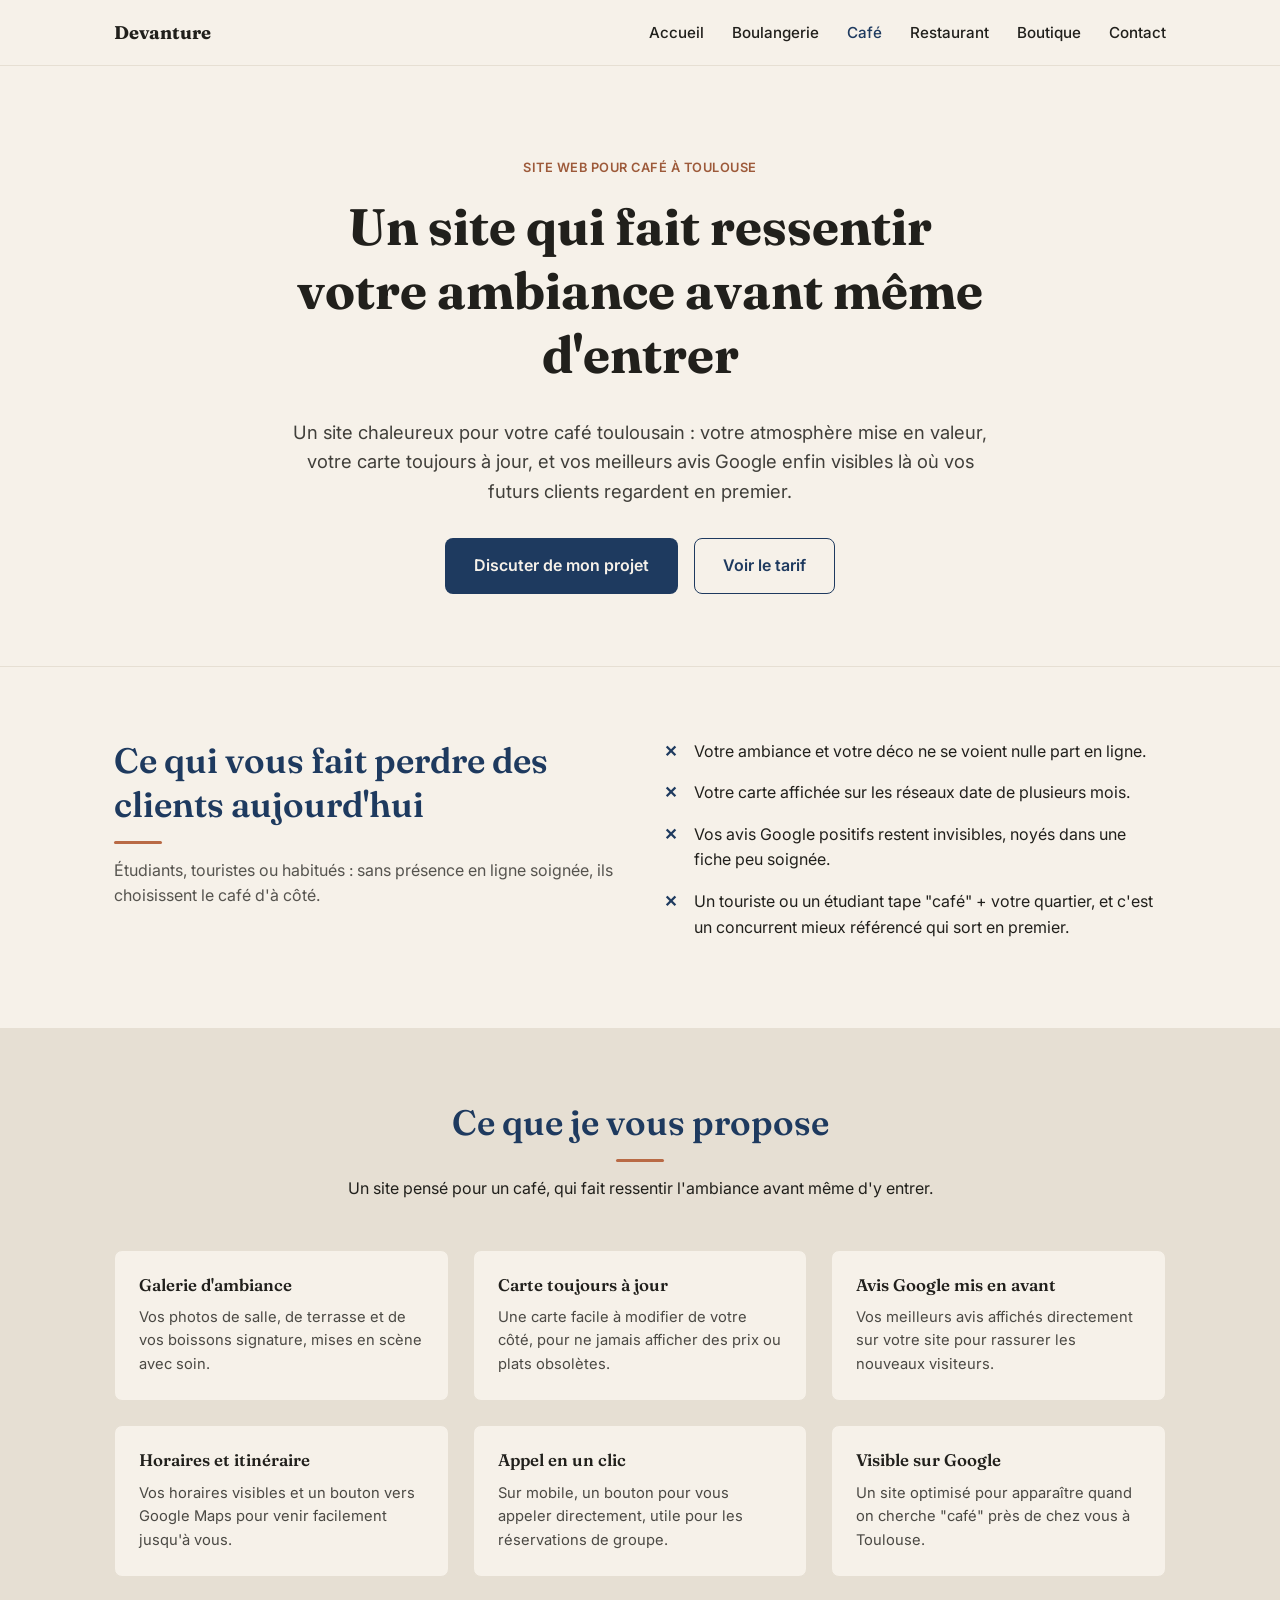
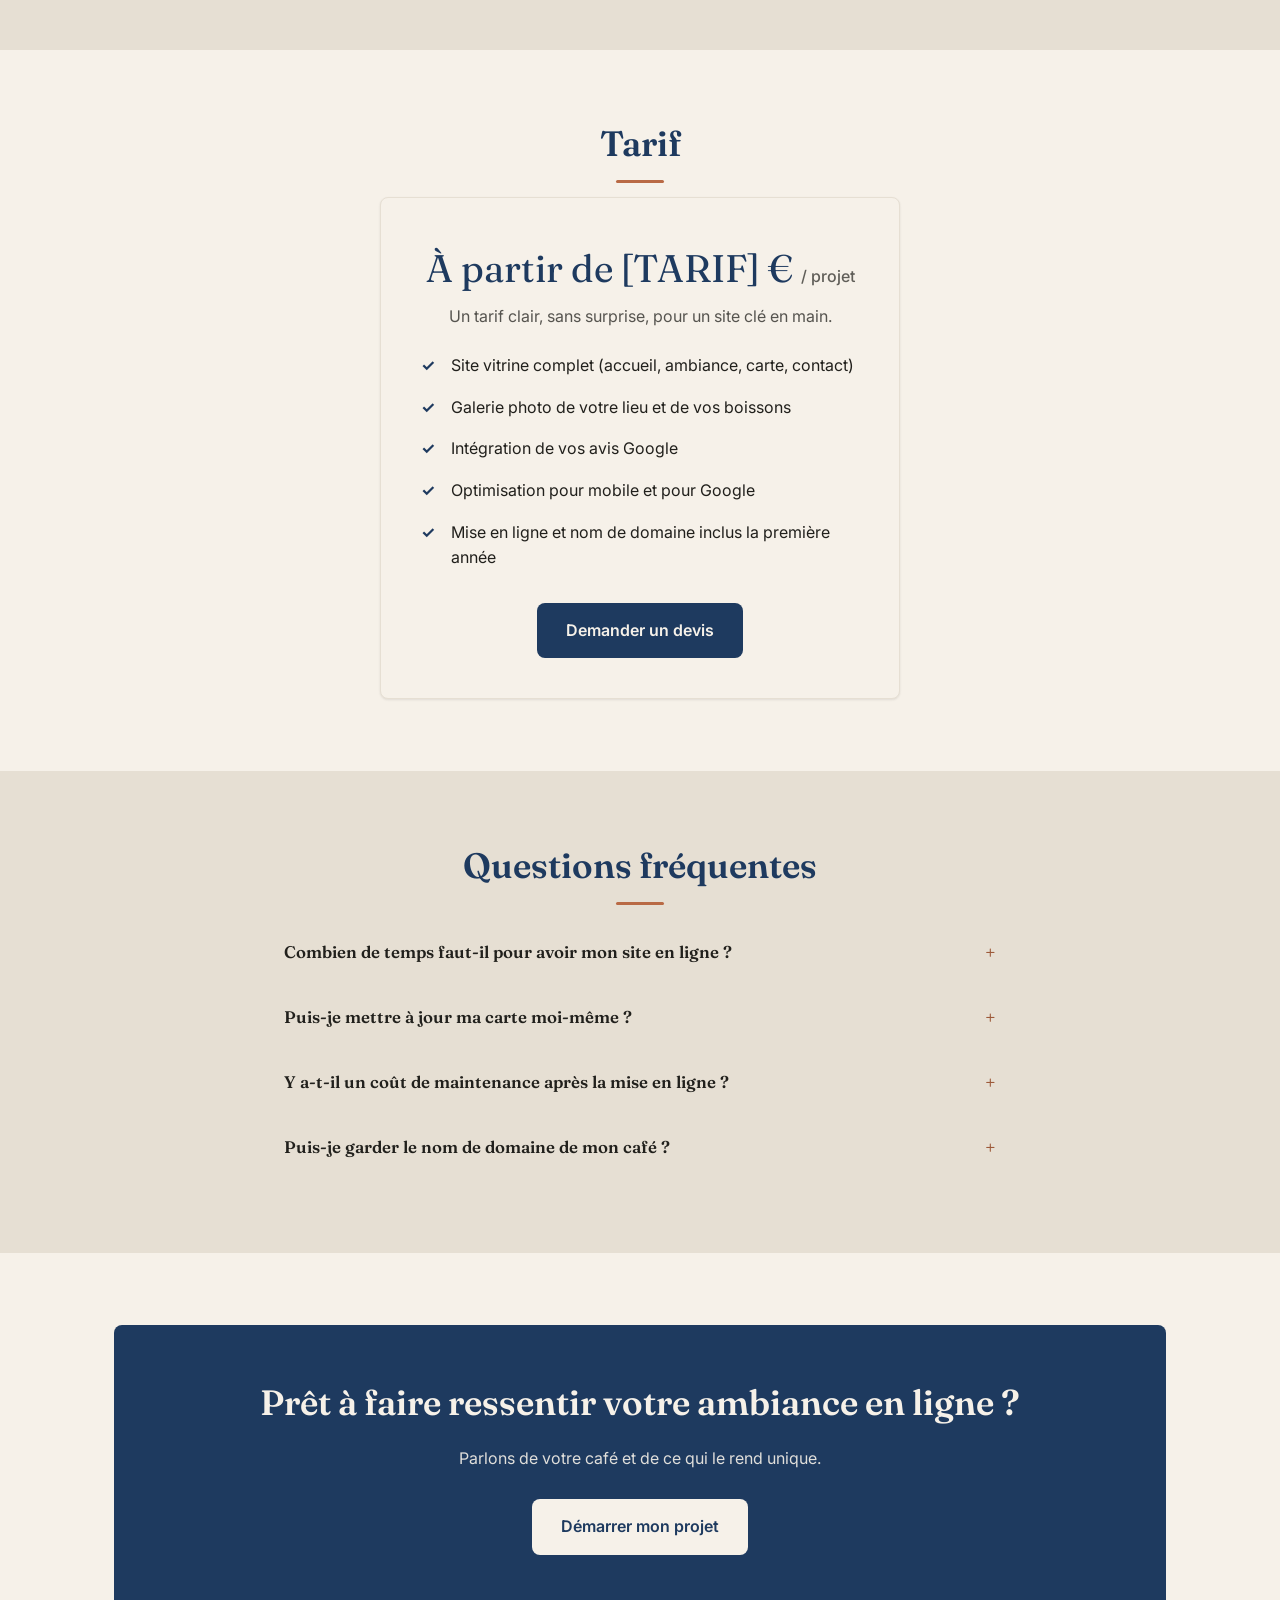
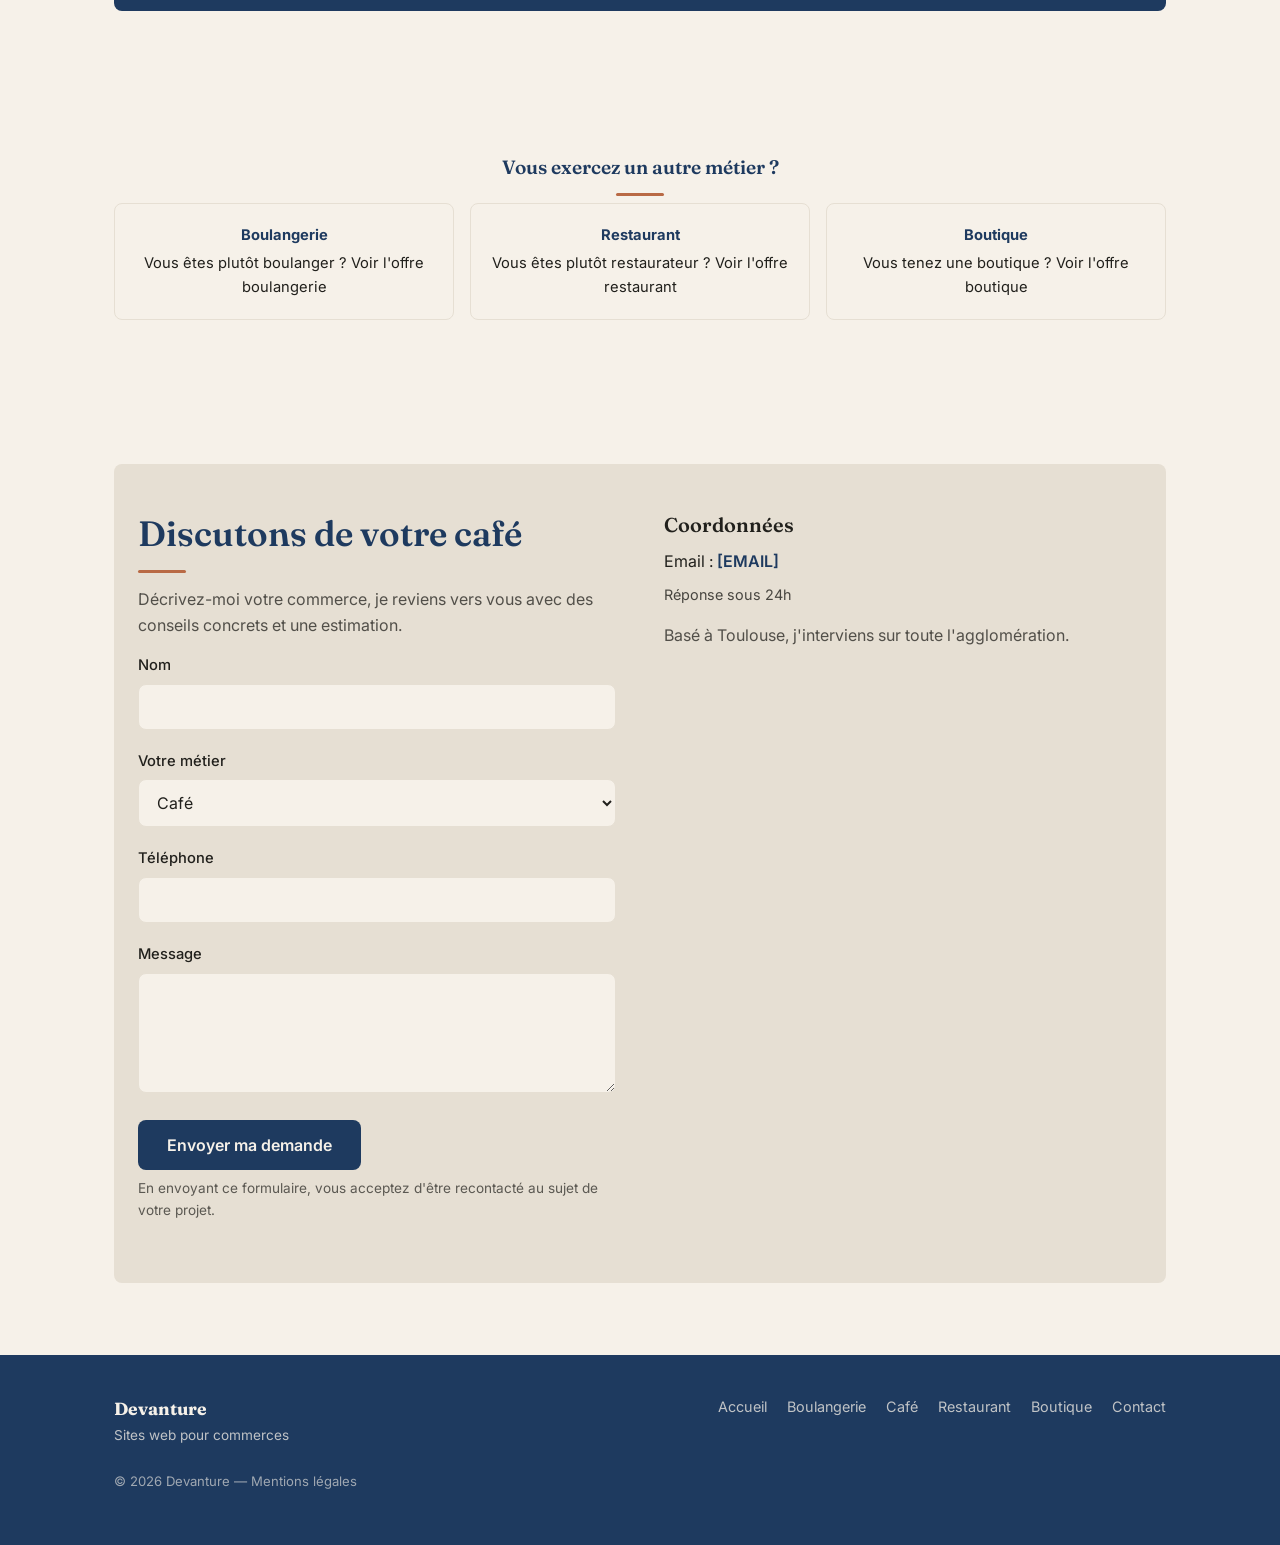
<file: gaspard-derville-portfolio/site-web-cafe-toulouse.html>
<!DOCTYPE html>
<html lang="fr">
<head>
  <meta charset="UTF-8">
  <meta name="viewport" content="width=device-width, initial-scale=1.0">
  <title>Création site web café à Toulouse | Devanture — Toulouse</title>
  <meta name="description" content="Site vitrine pour café à Toulouse : ambiance mise en valeur, carte à jour, avis Google visibles. Web designer local, tarifs clairs.">
  <link rel="canonical" href="https://www.gaspardderville-webdesign.fr/site-web-cafe-toulouse.html">

  <meta property="og:type" content="website">
  <meta property="og:title" content="Création site web café à Toulouse | Devanture — Toulouse">
  <meta property="og:description" content="Site vitrine pour café à Toulouse : ambiance mise en valeur, carte à jour, avis Google visibles.">
  <meta property="og:url" content="https://www.gaspardderville-webdesign.fr/site-web-cafe-toulouse.html">
  <meta property="og:locale" content="fr_FR">

  <!-- À personnaliser : ajouter un favicon.ico dans ce dossier puis décommenter -->
  <!-- <link rel="icon" href="favicon.ico"> -->

  <link rel="preconnect" href="https://fonts.googleapis.com">
  <link rel="preconnect" href="https://fonts.gstatic.com" crossorigin>
  <link href="https://fonts.googleapis.com/css2?family=Fraunces:wght@500;600;700&family=Inter:wght@400;500;600;700&display=swap" rel="stylesheet">

  <link rel="stylesheet" href="styles.css">

  <!-- Données structurées : à personnaliser (téléphone, email, réseaux sociaux) -->
  <script type="application/ld+json">
  {
    "@context": "https://schema.org",
    "@type": "ProfessionalService",
    "name": "Devanture",
    "description": "Création de sites web pour cafés à Toulouse : mise en valeur de l'ambiance, de la carte et des avis clients.",
    "serviceType": "Création de site web pour café",
    "areaServed": {
      "@type": "City",
      "name": "Toulouse"
    },
    "address": {
      "@type": "PostalAddress",
      "addressLocality": "Toulouse",
      "addressCountry": "FR"
    },
    "url": "https://www.gaspardderville-webdesign.fr/site-web-cafe-toulouse.html",
    "priceRange": "€€"
  }
  </script>
</head>
<body>

  <header class="site-header">
    <nav class="nav">
      <a href="index.html" class="nav-logo">Devanture</a>
      <button class="nav-toggle" aria-label="Ouvrir le menu" aria-expanded="false">
        <span class="nav-toggle-bar"></span>
        <span class="nav-toggle-bar"></span>
        <span class="nav-toggle-bar"></span>
      </button>
      <ul class="nav-links">
        <li><a href="index.html">Accueil</a></li>
        <li><a href="site-web-boulangerie-toulouse.html">Boulangerie</a></li>
        <li><a href="site-web-cafe-toulouse.html" class="is-active">Café</a></li>
        <li><a href="site-web-restaurant-toulouse.html">Restaurant</a></li>
        <li><a href="site-web-boutique-toulouse.html">Boutique</a></li>
        <li><a href="#contact">Contact</a></li>
      </ul>
    </nav>
  </header>

  <main>

    <!-- Hero -->
    <section class="hero">
      <div class="container">
        <span class="hero-eyebrow">Site web pour café à Toulouse</span>
        <h1>Un site qui fait ressentir votre ambiance avant même d'entrer</h1>
        <p class="hero-subtitle">Un site chaleureux pour votre café toulousain : votre atmosphère mise en valeur, votre carte toujours à jour, et vos meilleurs avis Google enfin visibles là où vos futurs clients regardent en premier.</p>
        <div class="hero-actions">
          <a href="#contact" class="btn btn-primary">Discuter de mon projet</a>
          <a href="#tarif" class="btn btn-secondary">Voir le tarif</a>
        </div>
      </div>
    </section>

    <!-- Problèmes -->
    <section>
      <div class="container">
        <div class="two-col">
          <div class="fade-in">
            <h2 class="section-title" style="text-align:left;">Ce qui vous fait perdre des clients aujourd'hui</h2>
            <p class="muted">Étudiants, touristes ou habitués : sans présence en ligne soignée, ils choisissent le café d'à côté.</p>
          </div>
          <ul class="problem-list fade-in">
            <li>Votre ambiance et votre déco ne se voient nulle part en ligne.</li>
            <li>Votre carte affichée sur les réseaux date de plusieurs mois.</li>
            <li>Vos avis Google positifs restent invisibles, noyés dans une fiche peu soignée.</li>
            <li>Un touriste ou un étudiant tape "café" + votre quartier, et c'est un concurrent mieux référencé qui sort en premier.</li>
          </ul>
        </div>
      </div>
    </section>

    <!-- Ce que je propose -->
    <section class="section-alt">
      <div class="container">
        <h2 class="section-title fade-in">Ce que je vous propose</h2>
        <p class="section-intro fade-in">Un site pensé pour un café, qui fait ressentir l'ambiance avant même d'y entrer.</p>

        <div class="feature-grid">
          <div class="feature-card fade-in">
            <h3>Galerie d'ambiance</h3>
            <p>Vos photos de salle, de terrasse et de vos boissons signature, mises en scène avec soin.</p>
          </div>
          <div class="feature-card fade-in">
            <h3>Carte toujours à jour</h3>
            <p>Une carte facile à modifier de votre côté, pour ne jamais afficher des prix ou plats obsolètes.</p>
          </div>
          <div class="feature-card fade-in">
            <h3>Avis Google mis en avant</h3>
            <p>Vos meilleurs avis affichés directement sur votre site pour rassurer les nouveaux visiteurs.</p>
          </div>
          <div class="feature-card fade-in">
            <h3>Horaires et itinéraire</h3>
            <p>Vos horaires visibles et un bouton vers Google Maps pour venir facilement jusqu'à vous.</p>
          </div>
          <div class="feature-card fade-in">
            <h3>Appel en un clic</h3>
            <p>Sur mobile, un bouton pour vous appeler directement, utile pour les réservations de groupe.</p>
          </div>
          <div class="feature-card fade-in">
            <h3>Visible sur Google</h3>
            <p>Un site optimisé pour apparaître quand on cherche "café" près de chez vous à Toulouse.</p>
          </div>
        </div>
      </div>
    </section>

    <!-- Tarif -->
    <section id="tarif">
      <div class="container">
        <h2 class="section-title fade-in">Tarif</h2>
        <div class="pricing-card fade-in">
          <p class="pricing-amount">À partir de [TARIF] € <span>/ projet</span></p>
          <p class="muted">Un tarif clair, sans surprise, pour un site clé en main.</p>
          <ul class="check-list">
            <li>Site vitrine complet (accueil, ambiance, carte, contact)</li>
            <li>Galerie photo de votre lieu et de vos boissons</li>
            <li>Intégration de vos avis Google</li>
            <li>Optimisation pour mobile et pour Google</li>
            <li>Mise en ligne et nom de domaine inclus la première année</li>
          </ul>
          <a href="#contact" class="btn btn-primary">Demander un devis</a>
        </div>
      </div>
    </section>

    <!-- FAQ -->
    <section class="section-alt">
      <div class="container" style="max-width: 760px;">
        <h2 class="section-title fade-in">Questions fréquentes</h2>

        <div class="faq-list fade-in">
          <div class="faq-item">
            <button class="faq-question" aria-expanded="false">
              <span>Combien de temps faut-il pour avoir mon site en ligne ?</span>
              <span class="faq-icon">+</span>
            </button>
            <div class="faq-answer">
              <p>Comptez en général deux à trois semaines entre notre premier échange et la mise en ligne, selon la disponibilité de vos photos et de votre carte.</p>
            </div>
          </div>
          <div class="faq-item">
            <button class="faq-question" aria-expanded="false">
              <span>Puis-je mettre à jour ma carte moi-même ?</span>
              <span class="faq-icon">+</span>
            </button>
            <div class="faq-answer">
              <p>Oui, je vous montre comment modifier votre carte facilement, sans compétence technique particulière.</p>
            </div>
          </div>
          <div class="faq-item">
            <button class="faq-question" aria-expanded="false">
              <span>Y a-t-il un coût de maintenance après la mise en ligne ?</span>
              <span class="faq-icon">+</span>
            </button>
            <div class="faq-answer">
              <p>Le nom de domaine et l'hébergement sont inclus la première année. Ensuite, un forfait annuel simple couvre leur renouvellement.</p>
            </div>
          </div>
          <div class="faq-item">
            <button class="faq-question" aria-expanded="false">
              <span>Puis-je garder le nom de domaine de mon café ?</span>
              <span class="faq-icon">+</span>
            </button>
            <div class="faq-answer">
              <p>Le nom de domaine est enregistré à votre nom : vous en restez propriétaire, quoi qu'il arrive.</p>
            </div>
          </div>
        </div>
      </div>
    </section>

    <!-- CTA final -->
    <section>
      <div class="container">
        <div class="cta-band fade-in">
          <h2>Prêt à faire ressentir votre ambiance en ligne ?</h2>
          <p>Parlons de votre café et de ce qui le rend unique.</p>
          <a href="#contact" class="btn btn-primary">Démarrer mon projet</a>
        </div>
      </div>
    </section>

    <!-- Maillage interne -->
    <section>
      <div class="container">
        <h2 class="section-title fade-in" style="font-size:1.2rem;">Vous exercez un autre métier ?</h2>
        <div class="cross-links fade-in">
          <a href="site-web-boulangerie-toulouse.html" class="cross-link-card">
            <strong>Boulangerie</strong>
            Vous êtes plutôt boulanger ? Voir l'offre boulangerie
          </a>
          <a href="site-web-restaurant-toulouse.html" class="cross-link-card">
            <strong>Restaurant</strong>
            Vous êtes plutôt restaurateur ? Voir l'offre restaurant
          </a>
          <a href="site-web-boutique-toulouse.html" class="cross-link-card">
            <strong>Boutique</strong>
            Vous tenez une boutique ? Voir l'offre boutique
          </a>
        </div>
      </div>
    </section>

    <!-- Contact -->
    <section id="contact">
      <div class="container">
        <div class="contact-section">
          <div class="container">
            <div class="contact-grid" style="padding: 48px 0;">
              <div>
                <h2 class="section-title" style="text-align:left;">Discutons de votre café</h2>
                <p class="muted">Décrivez-moi votre commerce, je reviens vers vous avec des conseils concrets et une estimation.</p>

                <!--
                  Formulaire sans backend pour l'instant.
                  Pour le rendre fonctionnel : créer un formulaire sur https://formspree.io
                  puis remplacer l'attribut action par l'URL fournie, ex :
                  action="https://formspree.io/f/VOTRE_ID" method="POST"
                -->
                <form action="" method="POST">
                  <div class="form-group">
                    <label for="nom">Nom</label>
                    <input type="text" id="nom" name="nom" required>
                  </div>
                  <div class="form-group">
                    <label for="metier">Votre métier</label>
                    <select id="metier" name="metier" required>
                      <option value="boulangerie">Boulangerie</option>
                      <option value="cafe" selected>Café</option>
                      <option value="restaurant">Restaurant</option>
                      <option value="boutique">Boutique</option>
                      <option value="autre">Autre</option>
                    </select>
                  </div>
                  <div class="form-group">
                    <label for="telephone">Téléphone</label>
                    <input type="tel" id="telephone" name="telephone">
                  </div>
                  <div class="form-group">
                    <label for="message">Message</label>
                    <textarea id="message" name="message" required></textarea>
                  </div>
                  <button type="submit" class="btn btn-primary">Envoyer ma demande</button>
                  <p class="form-note">En envoyant ce formulaire, vous acceptez d'être recontacté au sujet de votre projet.</p>
                </form>
              </div>

              <div class="contact-info">
                <h3>Coordonnées</h3>
                <p>
                  Email : <a href="mailto:[EMAIL]">[EMAIL]</a><br>
                  <span class="contact-reply-note">Réponse sous 24h</span>
                </p>
                <p class="muted">Basé à Toulouse, j'interviens sur toute l'agglomération.</p>
              </div>
            </div>
          </div>
        </div>
      </div>
    </section>

  </main>

  <footer class="site-footer">
    <div class="container">
      <div class="footer-grid">
        <div>
          <span class="footer-brand">Devanture</span>
          <span class="footer-tagline">Sites web pour commerces</span>
        </div>
        <ul class="footer-links">
          <li><a href="index.html">Accueil</a></li>
          <li><a href="site-web-boulangerie-toulouse.html">Boulangerie</a></li>
          <li><a href="site-web-cafe-toulouse.html">Café</a></li>
          <li><a href="site-web-restaurant-toulouse.html">Restaurant</a></li>
          <li><a href="site-web-boutique-toulouse.html">Boutique</a></li>
          <li><a href="#contact">Contact</a></li>
        </ul>
      </div>
      <p class="footer-bottom">© <span id="current-year"></span> Devanture — <a href="[MENTIONS LEGALES]">Mentions légales</a></p>
    </div>
  </footer>

  <script src="script.js"></script>
</body>
</html>
</file>
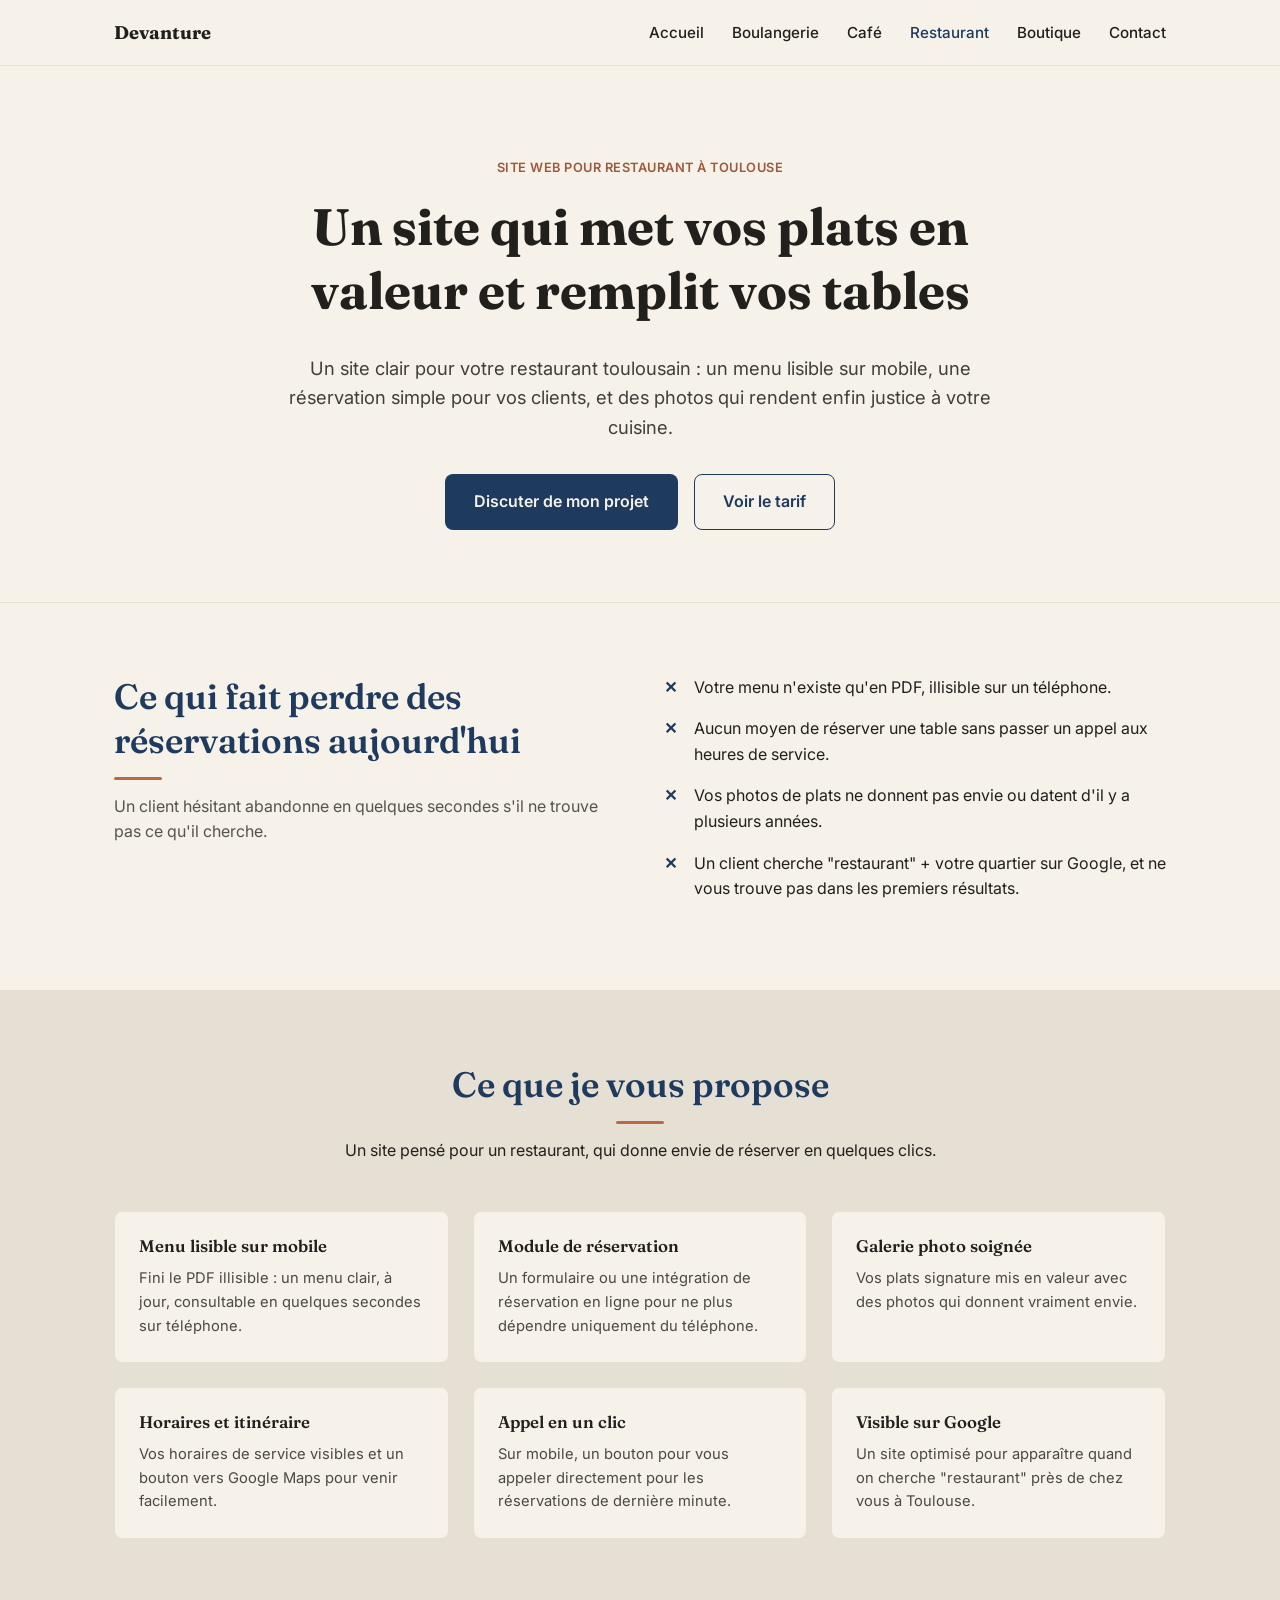
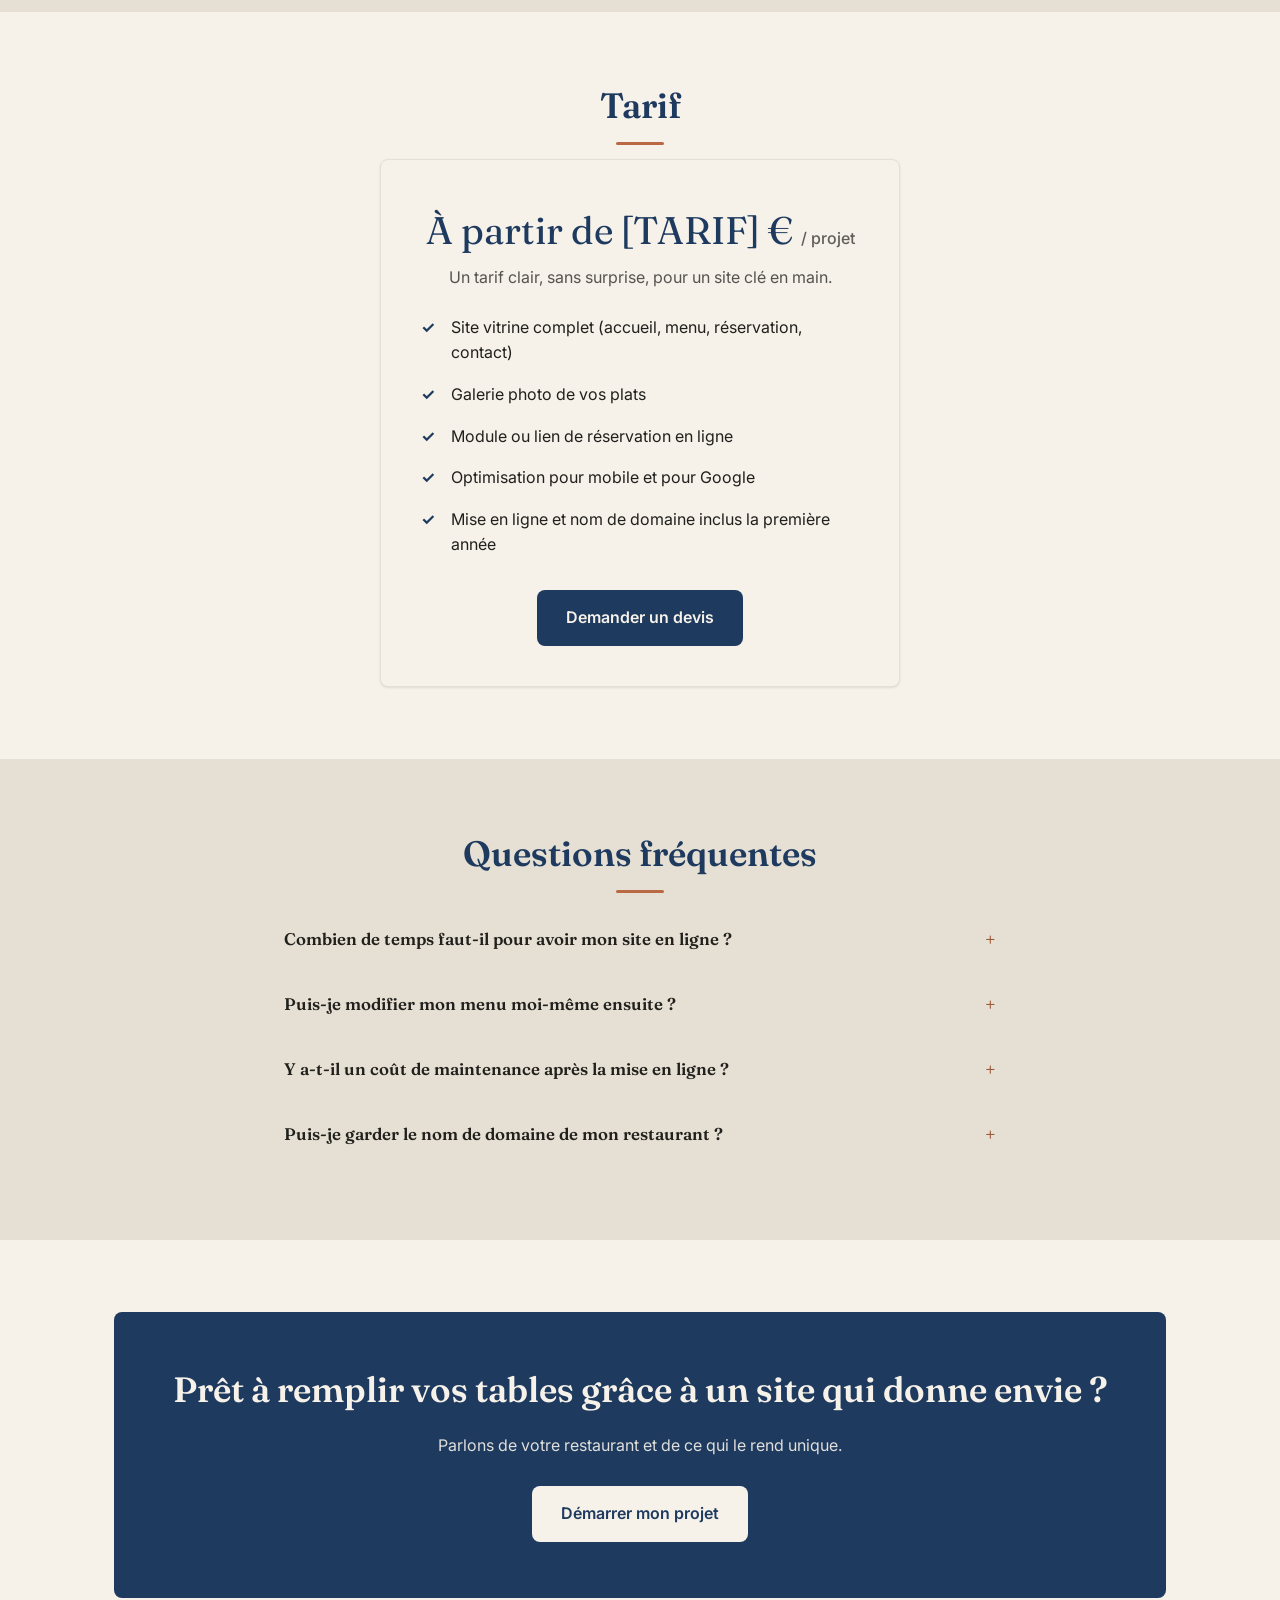
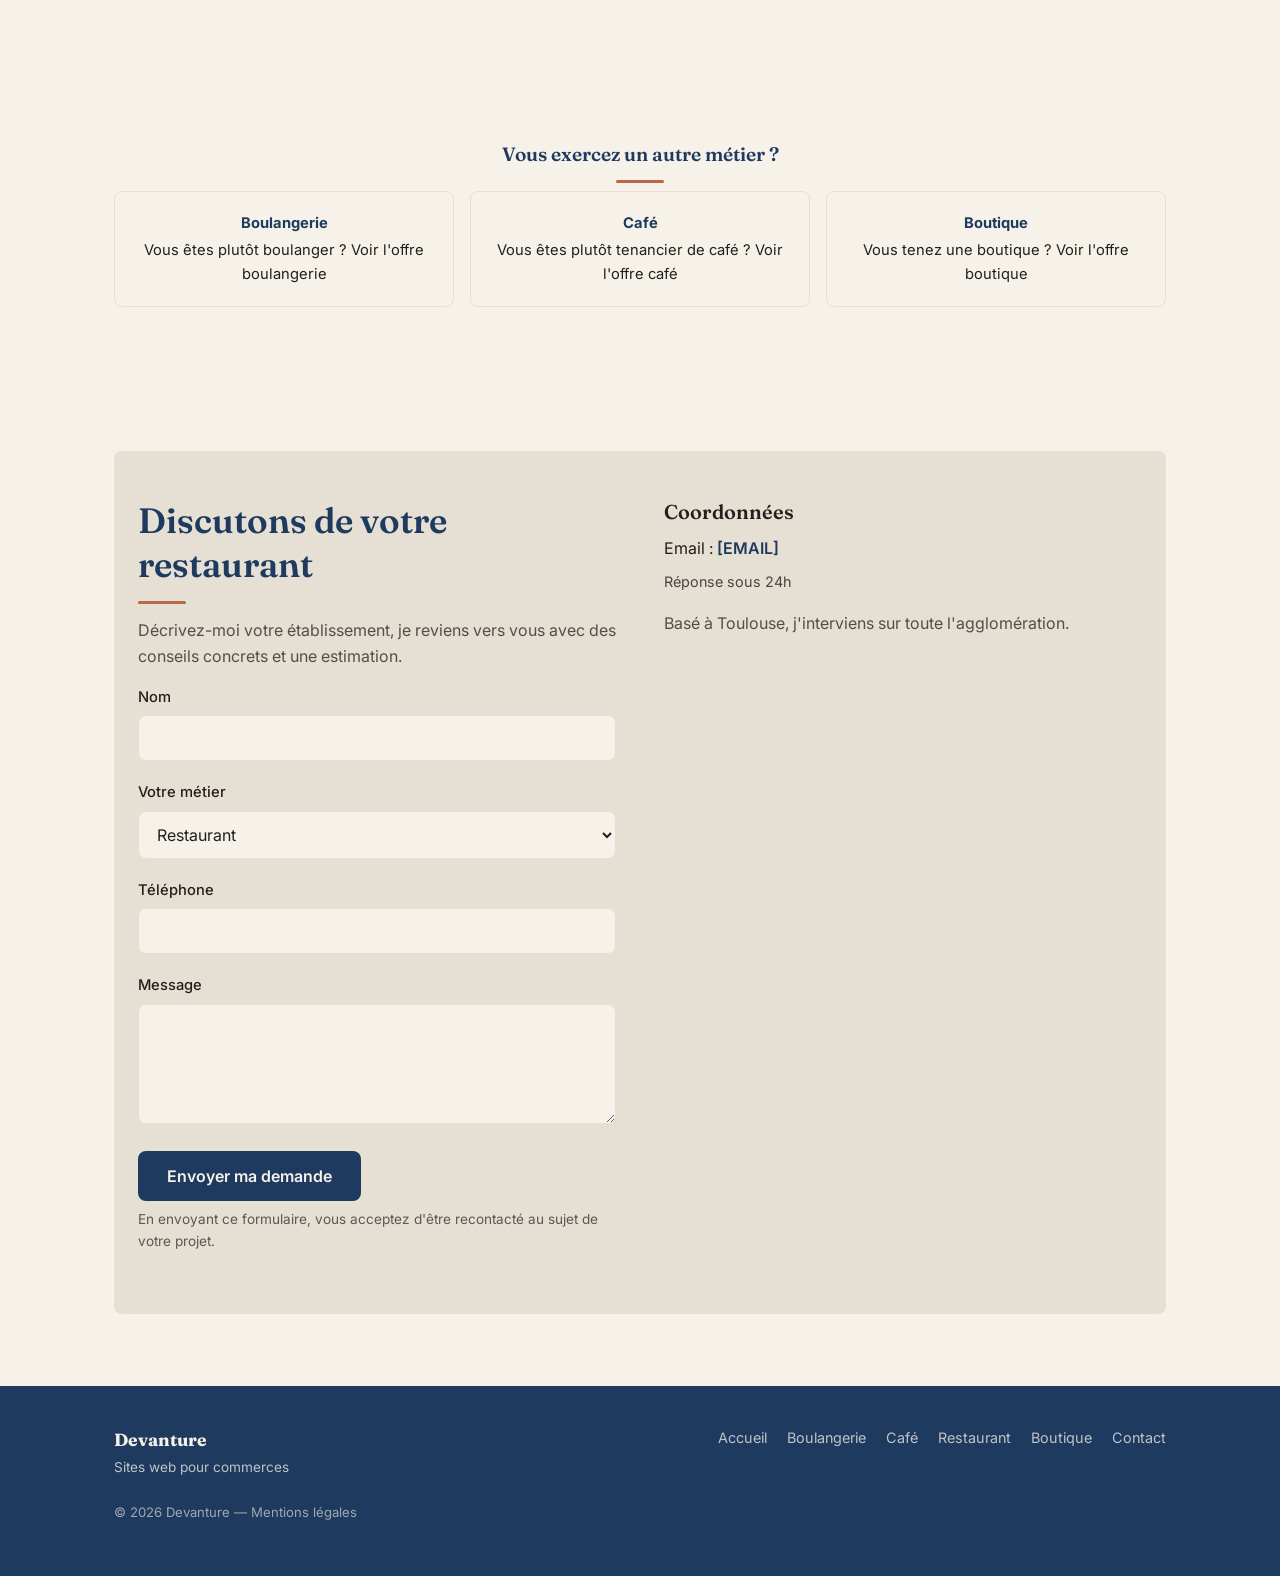
<file: gaspard-derville-portfolio/site-web-restaurant-toulouse.html>
<!DOCTYPE html>
<html lang="fr">
<head>
  <meta charset="UTF-8">
  <meta name="viewport" content="width=device-width, initial-scale=1.0">
  <title>Création site web restaurant à Toulouse | Devanture — Toulouse</title>
  <meta name="description" content="Site vitrine pour restaurant à Toulouse : menu lisible sur mobile, réservation en ligne, photos qui font honneur à vos plats. Tarifs clairs.">
  <link rel="canonical" href="https://www.gaspardderville-webdesign.fr/site-web-restaurant-toulouse.html">

  <meta property="og:type" content="website">
  <meta property="og:title" content="Création site web restaurant à Toulouse | Devanture — Toulouse">
  <meta property="og:description" content="Site vitrine pour restaurant à Toulouse : menu lisible sur mobile, réservation en ligne, photos qui font honneur à vos plats.">
  <meta property="og:url" content="https://www.gaspardderville-webdesign.fr/site-web-restaurant-toulouse.html">
  <meta property="og:locale" content="fr_FR">

  <!-- À personnaliser : ajouter un favicon.ico dans ce dossier puis décommenter -->
  <!-- <link rel="icon" href="favicon.ico"> -->

  <link rel="preconnect" href="https://fonts.googleapis.com">
  <link rel="preconnect" href="https://fonts.gstatic.com" crossorigin>
  <link href="https://fonts.googleapis.com/css2?family=Fraunces:wght@500;600;700&family=Inter:wght@400;500;600;700&display=swap" rel="stylesheet">

  <link rel="stylesheet" href="styles.css">

  <!-- Données structurées : à personnaliser (téléphone, email, réseaux sociaux) -->
  <script type="application/ld+json">
  {
    "@context": "https://schema.org",
    "@type": "ProfessionalService",
    "name": "Devanture",
    "description": "Création de sites web pour restaurants à Toulouse : menu lisible, réservation en ligne, mise en valeur des plats.",
    "serviceType": "Création de site web pour restaurant",
    "areaServed": {
      "@type": "City",
      "name": "Toulouse"
    },
    "address": {
      "@type": "PostalAddress",
      "addressLocality": "Toulouse",
      "addressCountry": "FR"
    },
    "url": "https://www.gaspardderville-webdesign.fr/site-web-restaurant-toulouse.html",
    "priceRange": "€€"
  }
  </script>
</head>
<body>

  <header class="site-header">
    <nav class="nav">
      <a href="index.html" class="nav-logo">Devanture</a>
      <button class="nav-toggle" aria-label="Ouvrir le menu" aria-expanded="false">
        <span class="nav-toggle-bar"></span>
        <span class="nav-toggle-bar"></span>
        <span class="nav-toggle-bar"></span>
      </button>
      <ul class="nav-links">
        <li><a href="index.html">Accueil</a></li>
        <li><a href="site-web-boulangerie-toulouse.html">Boulangerie</a></li>
        <li><a href="site-web-cafe-toulouse.html">Café</a></li>
        <li><a href="site-web-restaurant-toulouse.html" class="is-active">Restaurant</a></li>
        <li><a href="site-web-boutique-toulouse.html">Boutique</a></li>
        <li><a href="#contact">Contact</a></li>
      </ul>
    </nav>
  </header>

  <main>

    <!-- Hero -->
    <section class="hero">
      <div class="container">
        <span class="hero-eyebrow">Site web pour restaurant à Toulouse</span>
        <h1>Un site qui met vos plats en valeur et remplit vos tables</h1>
        <p class="hero-subtitle">Un site clair pour votre restaurant toulousain : un menu lisible sur mobile, une réservation simple pour vos clients, et des photos qui rendent enfin justice à votre cuisine.</p>
        <div class="hero-actions">
          <a href="#contact" class="btn btn-primary">Discuter de mon projet</a>
          <a href="#tarif" class="btn btn-secondary">Voir le tarif</a>
        </div>
      </div>
    </section>

    <!-- Problèmes -->
    <section>
      <div class="container">
        <div class="two-col">
          <div class="fade-in">
            <h2 class="section-title" style="text-align:left;">Ce qui fait perdre des réservations aujourd'hui</h2>
            <p class="muted">Un client hésitant abandonne en quelques secondes s'il ne trouve pas ce qu'il cherche.</p>
          </div>
          <ul class="problem-list fade-in">
            <li>Votre menu n'existe qu'en PDF, illisible sur un téléphone.</li>
            <li>Aucun moyen de réserver une table sans passer un appel aux heures de service.</li>
            <li>Vos photos de plats ne donnent pas envie ou datent d'il y a plusieurs années.</li>
            <li>Un client cherche "restaurant" + votre quartier sur Google, et ne vous trouve pas dans les premiers résultats.</li>
          </ul>
        </div>
      </div>
    </section>

    <!-- Ce que je propose -->
    <section class="section-alt">
      <div class="container">
        <h2 class="section-title fade-in">Ce que je vous propose</h2>
        <p class="section-intro fade-in">Un site pensé pour un restaurant, qui donne envie de réserver en quelques clics.</p>

        <div class="feature-grid">
          <div class="feature-card fade-in">
            <h3>Menu lisible sur mobile</h3>
            <p>Fini le PDF illisible : un menu clair, à jour, consultable en quelques secondes sur téléphone.</p>
          </div>
          <div class="feature-card fade-in">
            <h3>Module de réservation</h3>
            <p>Un formulaire ou une intégration de réservation en ligne pour ne plus dépendre uniquement du téléphone.</p>
          </div>
          <div class="feature-card fade-in">
            <h3>Galerie photo soignée</h3>
            <p>Vos plats signature mis en valeur avec des photos qui donnent vraiment envie.</p>
          </div>
          <div class="feature-card fade-in">
            <h3>Horaires et itinéraire</h3>
            <p>Vos horaires de service visibles et un bouton vers Google Maps pour venir facilement.</p>
          </div>
          <div class="feature-card fade-in">
            <h3>Appel en un clic</h3>
            <p>Sur mobile, un bouton pour vous appeler directement pour les réservations de dernière minute.</p>
          </div>
          <div class="feature-card fade-in">
            <h3>Visible sur Google</h3>
            <p>Un site optimisé pour apparaître quand on cherche "restaurant" près de chez vous à Toulouse.</p>
          </div>
        </div>
      </div>
    </section>

    <!-- Tarif -->
    <section id="tarif">
      <div class="container">
        <h2 class="section-title fade-in">Tarif</h2>
        <div class="pricing-card fade-in">
          <p class="pricing-amount">À partir de [TARIF] € <span>/ projet</span></p>
          <p class="muted">Un tarif clair, sans surprise, pour un site clé en main.</p>
          <ul class="check-list">
            <li>Site vitrine complet (accueil, menu, réservation, contact)</li>
            <li>Galerie photo de vos plats</li>
            <li>Module ou lien de réservation en ligne</li>
            <li>Optimisation pour mobile et pour Google</li>
            <li>Mise en ligne et nom de domaine inclus la première année</li>
          </ul>
          <a href="#contact" class="btn btn-primary">Demander un devis</a>
        </div>
      </div>
    </section>

    <!-- FAQ -->
    <section class="section-alt">
      <div class="container" style="max-width: 760px;">
        <h2 class="section-title fade-in">Questions fréquentes</h2>

        <div class="faq-list fade-in">
          <div class="faq-item">
            <button class="faq-question" aria-expanded="false">
              <span>Combien de temps faut-il pour avoir mon site en ligne ?</span>
              <span class="faq-icon">+</span>
            </button>
            <div class="faq-answer">
              <p>Comptez en général deux à trois semaines entre notre premier échange et la mise en ligne, selon la disponibilité de votre menu et de vos photos.</p>
            </div>
          </div>
          <div class="faq-item">
            <button class="faq-question" aria-expanded="false">
              <span>Puis-je modifier mon menu moi-même ensuite ?</span>
              <span class="faq-icon">+</span>
            </button>
            <div class="faq-answer">
              <p>Oui, je vous montre comment mettre à jour vos plats et vos prix facilement, sans compétence technique.</p>
            </div>
          </div>
          <div class="faq-item">
            <button class="faq-question" aria-expanded="false">
              <span>Y a-t-il un coût de maintenance après la mise en ligne ?</span>
              <span class="faq-icon">+</span>
            </button>
            <div class="faq-answer">
              <p>Le nom de domaine et l'hébergement sont inclus la première année. Ensuite, un forfait annuel simple couvre leur renouvellement.</p>
            </div>
          </div>
          <div class="faq-item">
            <button class="faq-question" aria-expanded="false">
              <span>Puis-je garder le nom de domaine de mon restaurant ?</span>
              <span class="faq-icon">+</span>
            </button>
            <div class="faq-answer">
              <p>Le nom de domaine est enregistré à votre nom : vous en restez propriétaire, quoi qu'il arrive.</p>
            </div>
          </div>
        </div>
      </div>
    </section>

    <!-- CTA final -->
    <section>
      <div class="container">
        <div class="cta-band fade-in">
          <h2>Prêt à remplir vos tables grâce à un site qui donne envie ?</h2>
          <p>Parlons de votre restaurant et de ce qui le rend unique.</p>
          <a href="#contact" class="btn btn-primary">Démarrer mon projet</a>
        </div>
      </div>
    </section>

    <!-- Maillage interne -->
    <section>
      <div class="container">
        <h2 class="section-title fade-in" style="font-size:1.2rem;">Vous exercez un autre métier ?</h2>
        <div class="cross-links fade-in">
          <a href="site-web-boulangerie-toulouse.html" class="cross-link-card">
            <strong>Boulangerie</strong>
            Vous êtes plutôt boulanger ? Voir l'offre boulangerie
          </a>
          <a href="site-web-cafe-toulouse.html" class="cross-link-card">
            <strong>Café</strong>
            Vous êtes plutôt tenancier de café ? Voir l'offre café
          </a>
          <a href="site-web-boutique-toulouse.html" class="cross-link-card">
            <strong>Boutique</strong>
            Vous tenez une boutique ? Voir l'offre boutique
          </a>
        </div>
      </div>
    </section>

    <!-- Contact -->
    <section id="contact">
      <div class="container">
        <div class="contact-section">
          <div class="container">
            <div class="contact-grid" style="padding: 48px 0;">
              <div>
                <h2 class="section-title" style="text-align:left;">Discutons de votre restaurant</h2>
                <p class="muted">Décrivez-moi votre établissement, je reviens vers vous avec des conseils concrets et une estimation.</p>

                <!--
                  Formulaire sans backend pour l'instant.
                  Pour le rendre fonctionnel : créer un formulaire sur https://formspree.io
                  puis remplacer l'attribut action par l'URL fournie, ex :
                  action="https://formspree.io/f/VOTRE_ID" method="POST"
                -->
                <form action="" method="POST">
                  <div class="form-group">
                    <label for="nom">Nom</label>
                    <input type="text" id="nom" name="nom" required>
                  </div>
                  <div class="form-group">
                    <label for="metier">Votre métier</label>
                    <select id="metier" name="metier" required>
                      <option value="boulangerie">Boulangerie</option>
                      <option value="cafe">Café</option>
                      <option value="restaurant" selected>Restaurant</option>
                      <option value="boutique">Boutique</option>
                      <option value="autre">Autre</option>
                    </select>
                  </div>
                  <div class="form-group">
                    <label for="telephone">Téléphone</label>
                    <input type="tel" id="telephone" name="telephone">
                  </div>
                  <div class="form-group">
                    <label for="message">Message</label>
                    <textarea id="message" name="message" required></textarea>
                  </div>
                  <button type="submit" class="btn btn-primary">Envoyer ma demande</button>
                  <p class="form-note">En envoyant ce formulaire, vous acceptez d'être recontacté au sujet de votre projet.</p>
                </form>
              </div>

              <div class="contact-info">
                <h3>Coordonnées</h3>
                <p>
                  Email : <a href="mailto:[EMAIL]">[EMAIL]</a><br>
                  <span class="contact-reply-note">Réponse sous 24h</span>
                </p>
                <p class="muted">Basé à Toulouse, j'interviens sur toute l'agglomération.</p>
              </div>
            </div>
          </div>
        </div>
      </div>
    </section>

  </main>

  <footer class="site-footer">
    <div class="container">
      <div class="footer-grid">
        <div>
          <span class="footer-brand">Devanture</span>
          <span class="footer-tagline">Sites web pour commerces</span>
        </div>
        <ul class="footer-links">
          <li><a href="index.html">Accueil</a></li>
          <li><a href="site-web-boulangerie-toulouse.html">Boulangerie</a></li>
          <li><a href="site-web-cafe-toulouse.html">Café</a></li>
          <li><a href="site-web-restaurant-toulouse.html">Restaurant</a></li>
          <li><a href="site-web-boutique-toulouse.html">Boutique</a></li>
          <li><a href="#contact">Contact</a></li>
        </ul>
      </div>
      <p class="footer-bottom">© <span id="current-year"></span> Devanture — <a href="[MENTIONS LEGALES]">Mentions légales</a></p>
    </div>
  </footer>

  <script src="script.js"></script>
</body>
</html>
</file>
<file: gaspard-derville-portfolio/styles.css>
/* ==========================================================================
   Devanture — Sites web pour commerces à Toulouse
   Feuille de style partagée par toutes les pages.
   Palette strictement limitée aux variables ci-dessous.
   ========================================================================== */

:root {
  --fond: #F6F1E9;
  --texte: #21201C;
  --accent: #1E3A5F;
  --accent-hover: #182E4C; /* hover des boutons : bleu légèrement assombri */
  --accent-2: #B96A45; /* terracotta : sur-titres, hover de liens, soulignés décoratifs, petites icônes */
  --accent-2-text: #9D5A3A; /* variante assombrie de l'accent 2, garantit un contraste AA quand il porte du texte */
  --neutre: #E6DFD3;

  --font-heading: "Fraunces", Georgia, serif;
  --font-body: "Inter", -apple-system, BlinkMacSystemFont, sans-serif;

  --content-max: 1100px;
  --radius: 8px;
  --shadow-subtle: 0 1px 3px color-mix(in srgb, var(--texte) 6%, transparent), 0 1px 2px color-mix(in srgb, var(--texte) 4%, transparent);
}

/* ---------- Reset ---------- */
*,
*::before,
*::after {
  box-sizing: border-box;
}

html {
  -webkit-text-size-adjust: 100%;
  scroll-behavior: smooth;
}

body {
  margin: 0;
  background-color: var(--fond);
  color: var(--texte);
  font-family: var(--font-body);
  font-size: 16px;
  line-height: 1.6;
  -webkit-font-smoothing: antialiased;
}

img {
  max-width: 100%;
  display: block;
}

a {
  color: var(--accent);
  text-decoration: none;
}

a:hover {
  color: var(--accent-2-text);
  text-decoration: underline;
}

ul {
  margin: 0;
  padding: 0;
  list-style: none;
}

button {
  font-family: inherit;
}

h1, h2, h3, h4 {
  font-family: var(--font-heading);
  font-weight: 600;
  line-height: 1.25;
  margin: 0 0 0.6em;
  color: var(--texte);
}

h1 { font-size: clamp(2rem, 5vw + 1rem, 3.2rem); font-weight: 700; }
h2 { font-size: clamp(1.5rem, 3vw + 1rem, 2.2rem); }
h3 { font-size: 1.25rem; }

p {
  margin: 0 0 1em;
}

.container {
  max-width: var(--content-max);
  margin: 0 auto;
  padding: 0 24px;
}

section {
  padding: 72px 0;
}

.section-title {
  position: relative;
  color: var(--accent);
  text-align: center;
  margin-bottom: 0.4em;
}

.section-title::after {
  content: "";
  display: block;
  width: 48px;
  height: 3px;
  margin: 14px auto 0;
  background-color: var(--accent-2);
  border-radius: 2px;
}

.section-title[style*="left"]::after {
  margin-left: 0;
}

.section-intro {
  text-align: center;
  max-width: 640px;
  margin: 0 auto 48px;
  color: var(--texte);
  opacity: 0.85;
}

.muted {
  opacity: 0.75;
}

/* ---------- Buttons ---------- */
.btn {
  display: inline-block;
  padding: 14px 28px;
  border-radius: var(--radius);
  font-weight: 600;
  font-size: 1rem;
  border: 1px solid transparent;
  cursor: pointer;
  transition: background-color 0.15s ease, color 0.15s ease, border-color 0.15s ease;
}

.btn-primary {
  background-color: var(--accent);
  color: var(--fond);
}

.btn-primary:hover {
  background-color: var(--accent-hover);
  text-decoration: none;
}

.btn-secondary {
  background-color: transparent;
  color: var(--accent);
  border-color: var(--accent);
}

.btn-secondary:hover {
  background-color: var(--accent);
  color: var(--fond);
  text-decoration: none;
}

/* ---------- Header / Navigation ---------- */
.site-header {
  position: sticky;
  top: 0;
  z-index: 100;
  background-color: var(--fond);
  border-bottom: 1px solid var(--neutre);
}

.nav {
  display: flex;
  align-items: center;
  justify-content: space-between;
  padding: 18px 24px;
  max-width: var(--content-max);
  margin: 0 auto;
}

.nav-logo {
  font-family: var(--font-heading);
  font-weight: 700;
  font-size: 1.15rem;
  color: var(--texte);
}

.nav-logo img {
  height: 44px;
  width: auto;
}

.nav-logo:hover {
  text-decoration: none;
}

.nav-toggle {
  display: none;
  background: none;
  border: none;
  padding: 8px;
  cursor: pointer;
}

.nav-toggle-bar {
  display: block;
  width: 24px;
  height: 2px;
  background-color: var(--texte);
  margin: 5px 0;
  transition: transform 0.2s ease, opacity 0.2s ease;
}

.nav-links {
  display: flex;
  gap: 28px;
}

.nav-links a {
  color: var(--texte);
  font-size: 0.95rem;
  font-weight: 500;
}

.nav-links a:hover {
  color: var(--accent-2-text);
}

.nav-links a.is-active {
  color: var(--accent);
}

@media (max-width: 768px) {
  .nav-logo img {
    height: 36px;
  }

  .nav-toggle {
    display: block;
  }

  .nav-links {
    position: absolute;
    top: 100%;
    left: 0;
    right: 0;
    flex-direction: column;
    background-color: var(--fond);
    border-bottom: 1px solid var(--neutre);
    padding: 8px 24px 20px;
    gap: 16px;
    display: none;
  }

  .nav-links.is-open {
    display: flex;
  }

  .nav-toggle.is-open .nav-toggle-bar:nth-child(1) {
    transform: translateY(7px) rotate(45deg);
  }

  .nav-toggle.is-open .nav-toggle-bar:nth-child(2) {
    opacity: 0;
  }

  .nav-toggle.is-open .nav-toggle-bar:nth-child(3) {
    transform: translateY(-7px) rotate(-45deg);
  }
}

/* ---------- Hero ---------- */
.hero {
  padding: 88px 0 72px;
  border-bottom: 1px solid var(--neutre);
}

.hero .container {
  max-width: 760px;
  text-align: center;
}

.hero-eyebrow {
  display: inline-block;
  color: var(--accent-2-text);
  font-weight: 600;
  letter-spacing: 0.04em;
  text-transform: uppercase;
  font-size: 0.8rem;
  margin-bottom: 16px;
}

.hero-subtitle {
  font-size: 1.15rem;
  opacity: 0.85;
  margin-bottom: 32px;
}

.hero-actions {
  display: flex;
  justify-content: center;
  gap: 16px;
  flex-wrap: wrap;
}

/* ---------- Cards grid ("Pour qui ?") ---------- */
.card-grid {
  display: grid;
  grid-template-columns: repeat(4, 1fr);
  gap: 24px;
}

@media (max-width: 900px) {
  .card-grid {
    grid-template-columns: repeat(2, 1fr);
  }
}

@media (max-width: 560px) {
  .card-grid {
    grid-template-columns: 1fr;
  }
}

.metier-card {
  display: block;
  background-color: var(--fond);
  border: 1px solid var(--neutre);
  border-radius: var(--radius);
  padding: 32px 24px;
  text-align: center;
  box-shadow: var(--shadow-subtle);
  transition: border-color 0.15s ease, transform 0.15s ease;
  color: var(--texte);
}

.metier-card:hover {
  border-color: var(--accent);
  transform: translateY(-2px);
  text-decoration: none;
}

.metier-card-icon {
  width: 56px;
  height: 56px;
  margin: 0 auto 18px;
  border-radius: 50%;
  background-color: var(--neutre);
  display: flex;
  align-items: center;
  justify-content: center;
  font-size: 1.5rem;
}

.metier-card h3 {
  margin-bottom: 8px;
}

.metier-card p {
  font-size: 0.92rem;
  opacity: 0.75;
  margin-bottom: 0;
}

/* ---------- Steps ("Comment ça se passe") ---------- */
.steps {
  display: grid;
  grid-template-columns: repeat(4, 1fr);
  gap: 24px;
}

@media (max-width: 900px) {
  .steps {
    grid-template-columns: repeat(2, 1fr);
  }
}

@media (max-width: 560px) {
  .steps {
    grid-template-columns: 1fr;
  }
}

.step {
  text-align: center;
  padding: 8px;
}

.step-number {
  display: flex;
  align-items: center;
  justify-content: center;
  width: 40px;
  height: 40px;
  margin: 0 auto 16px;
  border: 1px solid var(--accent);
  border-radius: 50%;
  color: var(--accent);
  font-family: var(--font-heading);
  font-weight: 700;
}

.step h3 {
  font-size: 1.05rem;
  margin-bottom: 6px;
}

.step p {
  font-size: 0.92rem;
  opacity: 0.75;
  margin-bottom: 0;
}

/* ---------- Gallery ---------- */
.gallery-grid {
  display: grid;
  grid-template-columns: repeat(4, 1fr);
  gap: 20px;
}

@media (max-width: 900px) {
  .gallery-grid {
    grid-template-columns: repeat(2, 1fr);
  }
}

@media (max-width: 560px) {
  .gallery-grid {
    grid-template-columns: 1fr;
  }
}

.placeholder-img {
  background-color: var(--neutre);
  border-radius: var(--radius);
  aspect-ratio: 4 / 3;
  display: flex;
  align-items: center;
  justify-content: center;
  text-align: center;
  padding: 16px;
  font-size: 0.88rem;
  color: var(--texte);
  opacity: 0.7;
}

/* ---------- Problems / offer lists ---------- */
.two-col {
  display: grid;
  grid-template-columns: 1fr 1fr;
  gap: 48px;
  align-items: start;
}

@media (max-width: 768px) {
  .two-col {
    grid-template-columns: 1fr;
    gap: 40px;
  }
}

.check-list li,
.problem-list li {
  position: relative;
  padding-left: 30px;
  margin-bottom: 16px;
}

.problem-list li::before {
  content: "✕";
  position: absolute;
  left: 0;
  top: 0;
  color: var(--accent);
  font-weight: 700;
}

.check-list li::before {
  content: "✓";
  position: absolute;
  left: 0;
  top: 0;
  color: var(--accent);
  font-weight: 700;
}

/* ---------- Feature grid (offer section) ---------- */
.feature-grid {
  display: grid;
  grid-template-columns: repeat(3, 1fr);
  gap: 24px;
}

@media (max-width: 900px) {
  .feature-grid {
    grid-template-columns: repeat(2, 1fr);
  }
}

@media (max-width: 560px) {
  .feature-grid {
    grid-template-columns: 1fr;
  }
}

.feature-card {
  background-color: var(--fond);
  border: 1px solid var(--neutre);
  border-radius: var(--radius);
  padding: 24px;
}

.feature-card h3 {
  font-size: 1.05rem;
}

.feature-card p {
  font-size: 0.92rem;
  opacity: 0.8;
  margin-bottom: 0;
}

/* ---------- Pricing ---------- */
.pricing-card {
  max-width: 520px;
  margin: 0 auto;
  background-color: var(--fond);
  border: 1px solid var(--neutre);
  border-radius: var(--radius);
  padding: 40px;
  text-align: center;
  box-shadow: var(--shadow-subtle);
}

.pricing-amount {
  font-family: var(--font-heading);
  font-size: 2.4rem;
  color: var(--accent);
  margin-bottom: 4px;
}

.pricing-amount span {
  font-size: 1rem;
  font-family: var(--font-body);
  font-weight: 500;
  color: var(--texte);
  opacity: 0.7;
}

.pricing-card .check-list {
  text-align: left;
  margin: 24px 0 32px;
}

/* ---------- FAQ ---------- */
.faq-item {
  border-bottom: 1px solid var(--neutre);
}

.faq-question {
  width: 100%;
  display: flex;
  justify-content: space-between;
  align-items: center;
  gap: 16px;
  background: none;
  border: none;
  text-align: left;
  padding: 20px 0;
  font-family: var(--font-heading);
  font-weight: 600;
  font-size: 1.05rem;
  color: var(--texte);
  cursor: pointer;
}

.faq-icon {
  flex-shrink: 0;
  font-size: 1.2rem;
  color: var(--accent-2-text);
  transition: transform 0.2s ease;
}

.faq-item.is-open .faq-icon {
  transform: rotate(45deg);
}

.faq-answer {
  max-height: 0;
  overflow: hidden;
  transition: max-height 0.2s ease;
}

.faq-answer p {
  padding-bottom: 20px;
  opacity: 0.85;
  margin: 0;
}

/* ---------- Final CTA band ---------- */
.cta-band {
  background-color: var(--accent);
  color: var(--fond);
  text-align: center;
  border-radius: var(--radius);
  padding: 56px 32px;
}

.cta-band h2 {
  color: var(--fond);
}

.cta-band p {
  opacity: 0.9;
  margin-bottom: 28px;
}

.cta-band .btn-primary {
  background-color: var(--fond);
  color: var(--accent);
}

.cta-band .btn-primary:hover {
  background-color: var(--neutre);
}

/* ---------- Cross-links between métier pages ---------- */
.cross-links {
  display: grid;
  grid-template-columns: repeat(3, 1fr);
  gap: 16px;
}

@media (max-width: 768px) {
  .cross-links {
    grid-template-columns: 1fr;
  }
}

.cross-link-card {
  display: block;
  border: 1px solid var(--neutre);
  border-radius: var(--radius);
  padding: 20px;
  text-align: center;
  font-size: 0.92rem;
  color: var(--texte);
  background-color: var(--fond);
}

.cross-link-card:hover {
  border-color: var(--accent);
  text-decoration: none;
}

.cross-link-card strong {
  display: block;
  color: var(--accent);
  margin-bottom: 4px;
}

/* ---------- Contact ---------- */
.contact-section {
  background-color: var(--neutre);
  border-radius: var(--radius);
}

.contact-grid {
  display: grid;
  grid-template-columns: 1fr 1fr;
  gap: 48px;
}

@media (max-width: 768px) {
  .contact-grid {
    grid-template-columns: 1fr;
  }
}

.form-group {
  margin-bottom: 20px;
}

.form-group label {
  display: block;
  margin-bottom: 6px;
  font-weight: 500;
  font-size: 0.92rem;
}

.form-group input,
.form-group select,
.form-group textarea {
  width: 100%;
  padding: 12px 14px;
  border: 1px solid var(--neutre);
  border-radius: var(--radius);
  font-family: var(--font-body);
  font-size: 1rem;
  background-color: var(--fond);
  color: var(--texte);
}

.form-group textarea {
  min-height: 120px;
  resize: vertical;
}

.form-group input:focus,
.form-group select:focus,
.form-group textarea:focus {
  outline: 2px solid var(--accent);
  outline-offset: 1px;
}

.contact-info h3 {
  margin-bottom: 12px;
}

.contact-info a {
  font-weight: 600;
}

.contact-reply-note {
  display: inline-block;
  margin-top: 8px;
  font-size: 0.9rem;
  opacity: 0.8;
}

.form-note {
  font-size: 0.85rem;
  opacity: 0.7;
  margin-top: 8px;
}

/* ---------- Footer ---------- */
.site-footer {
  background-color: var(--accent);
  color: var(--fond);
  padding: 40px 0;
  font-size: 0.9rem;
}

.footer-brand {
  font-family: var(--font-heading);
  font-weight: 700;
  font-size: 1.1rem;
  color: var(--fond);
}

.footer-tagline {
  display: block;
  font-family: var(--font-body);
  font-weight: 400;
  font-size: 0.85rem;
  opacity: 0.75;
  margin-top: 2px;
}

.footer-grid {
  display: flex;
  justify-content: space-between;
  flex-wrap: wrap;
  gap: 24px;
}

.footer-links {
  display: flex;
  gap: 20px;
  flex-wrap: wrap;
}

.footer-links a {
  color: var(--fond);
  opacity: 0.75;
}

.footer-links a:hover {
  opacity: 1;
  text-decoration: underline;
}

.footer-bottom {
  margin-top: 24px;
  opacity: 0.6;
  font-size: 0.82rem;
}

.footer-bottom a {
  color: var(--fond);
}

/* ---------- Scroll fade-in ---------- */
.fade-in {
  opacity: 0;
  transform: translateY(12px);
  transition: opacity 0.5s ease, transform 0.5s ease;
}

.fade-in.is-visible {
  opacity: 1;
  transform: translateY(0);
}

/* ---------- Alt background section ---------- */
.section-alt {
  background-color: var(--neutre);
  border-top: 1px solid var(--neutre);
  border-bottom: 1px solid var(--neutre);
}
</file>
